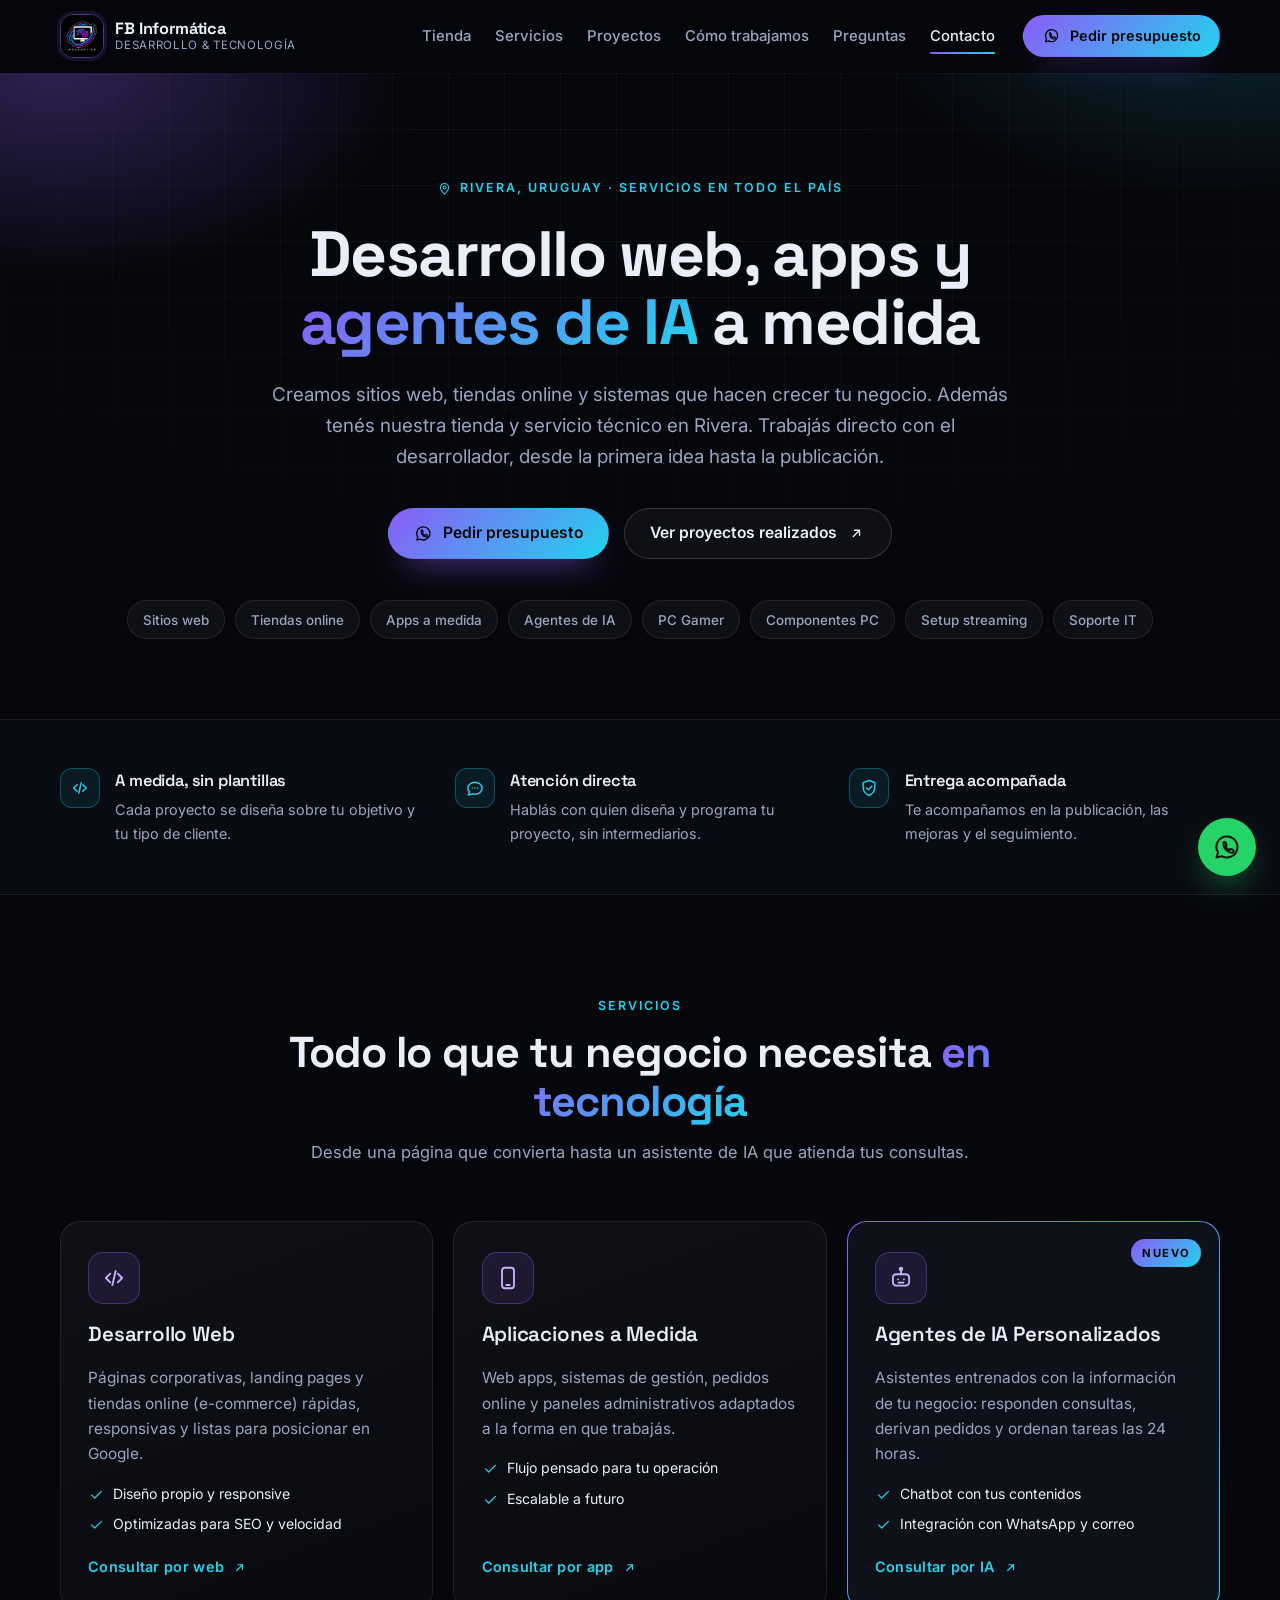
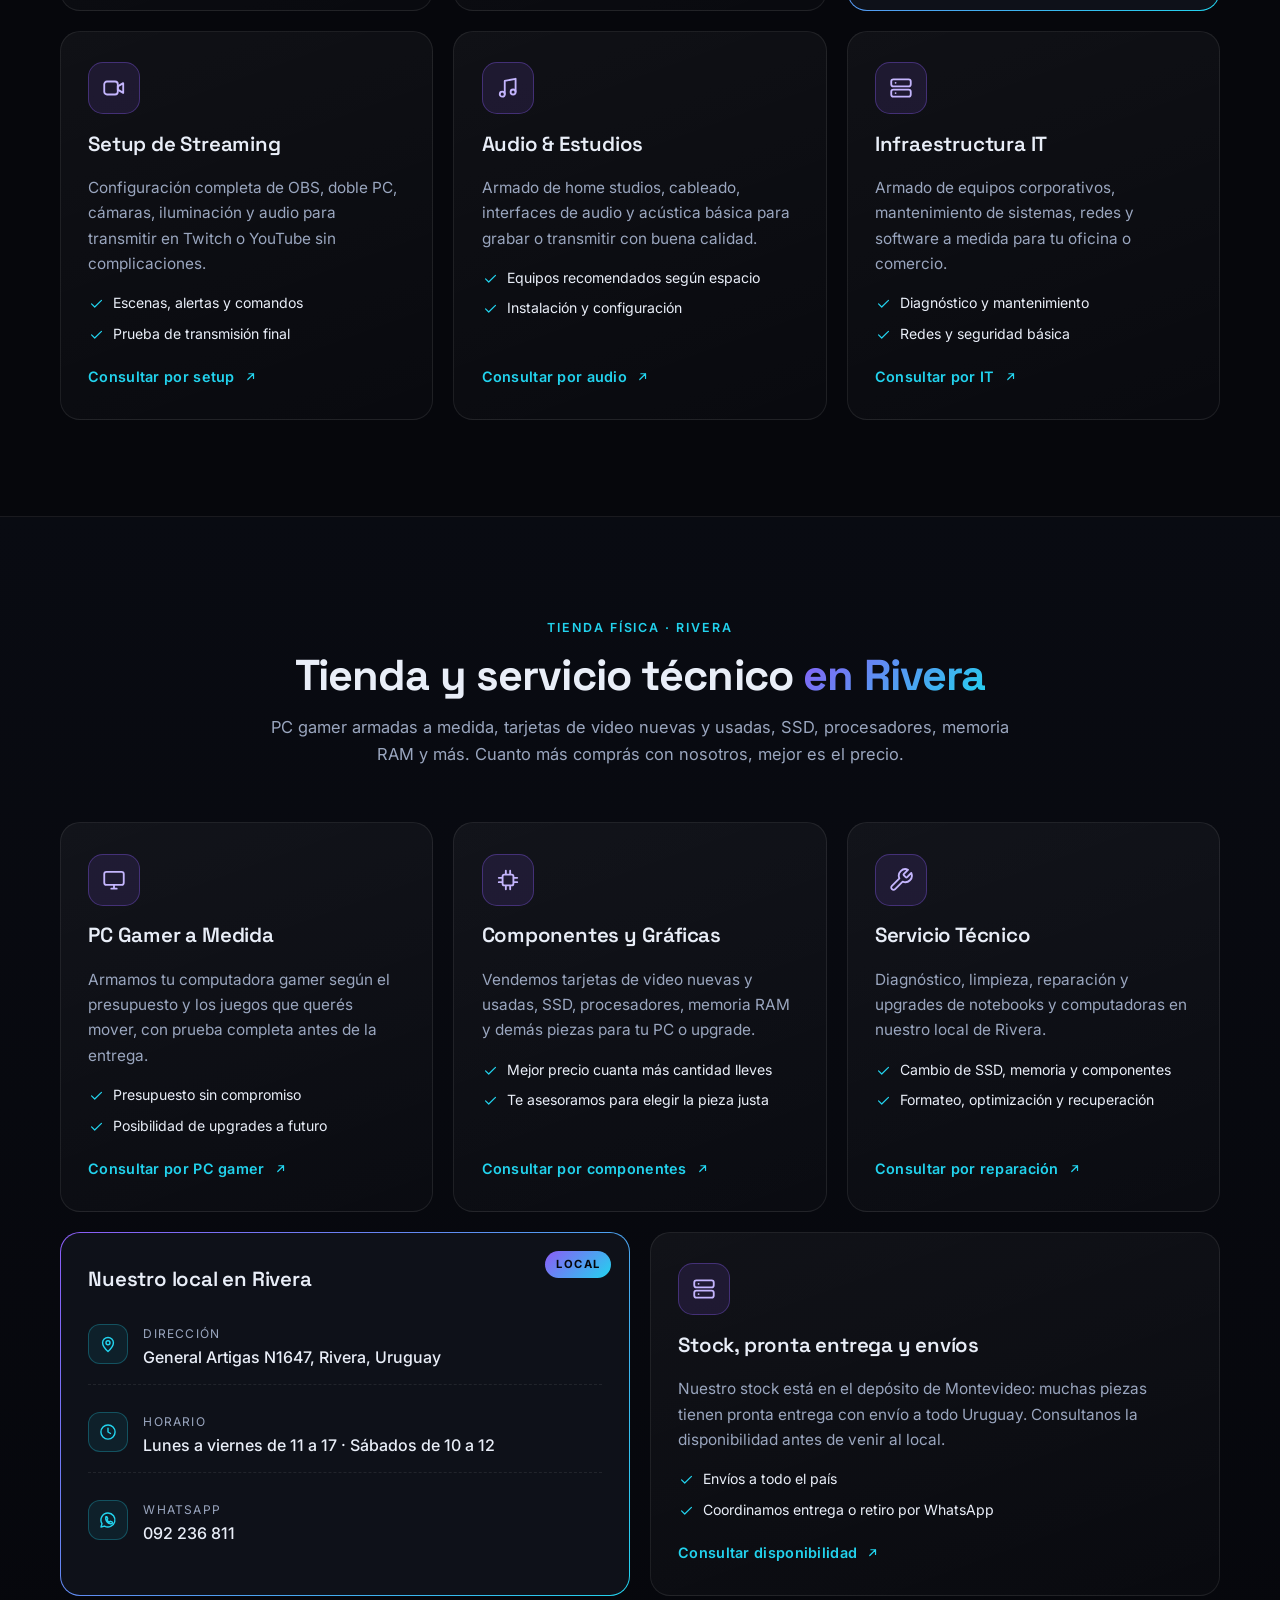
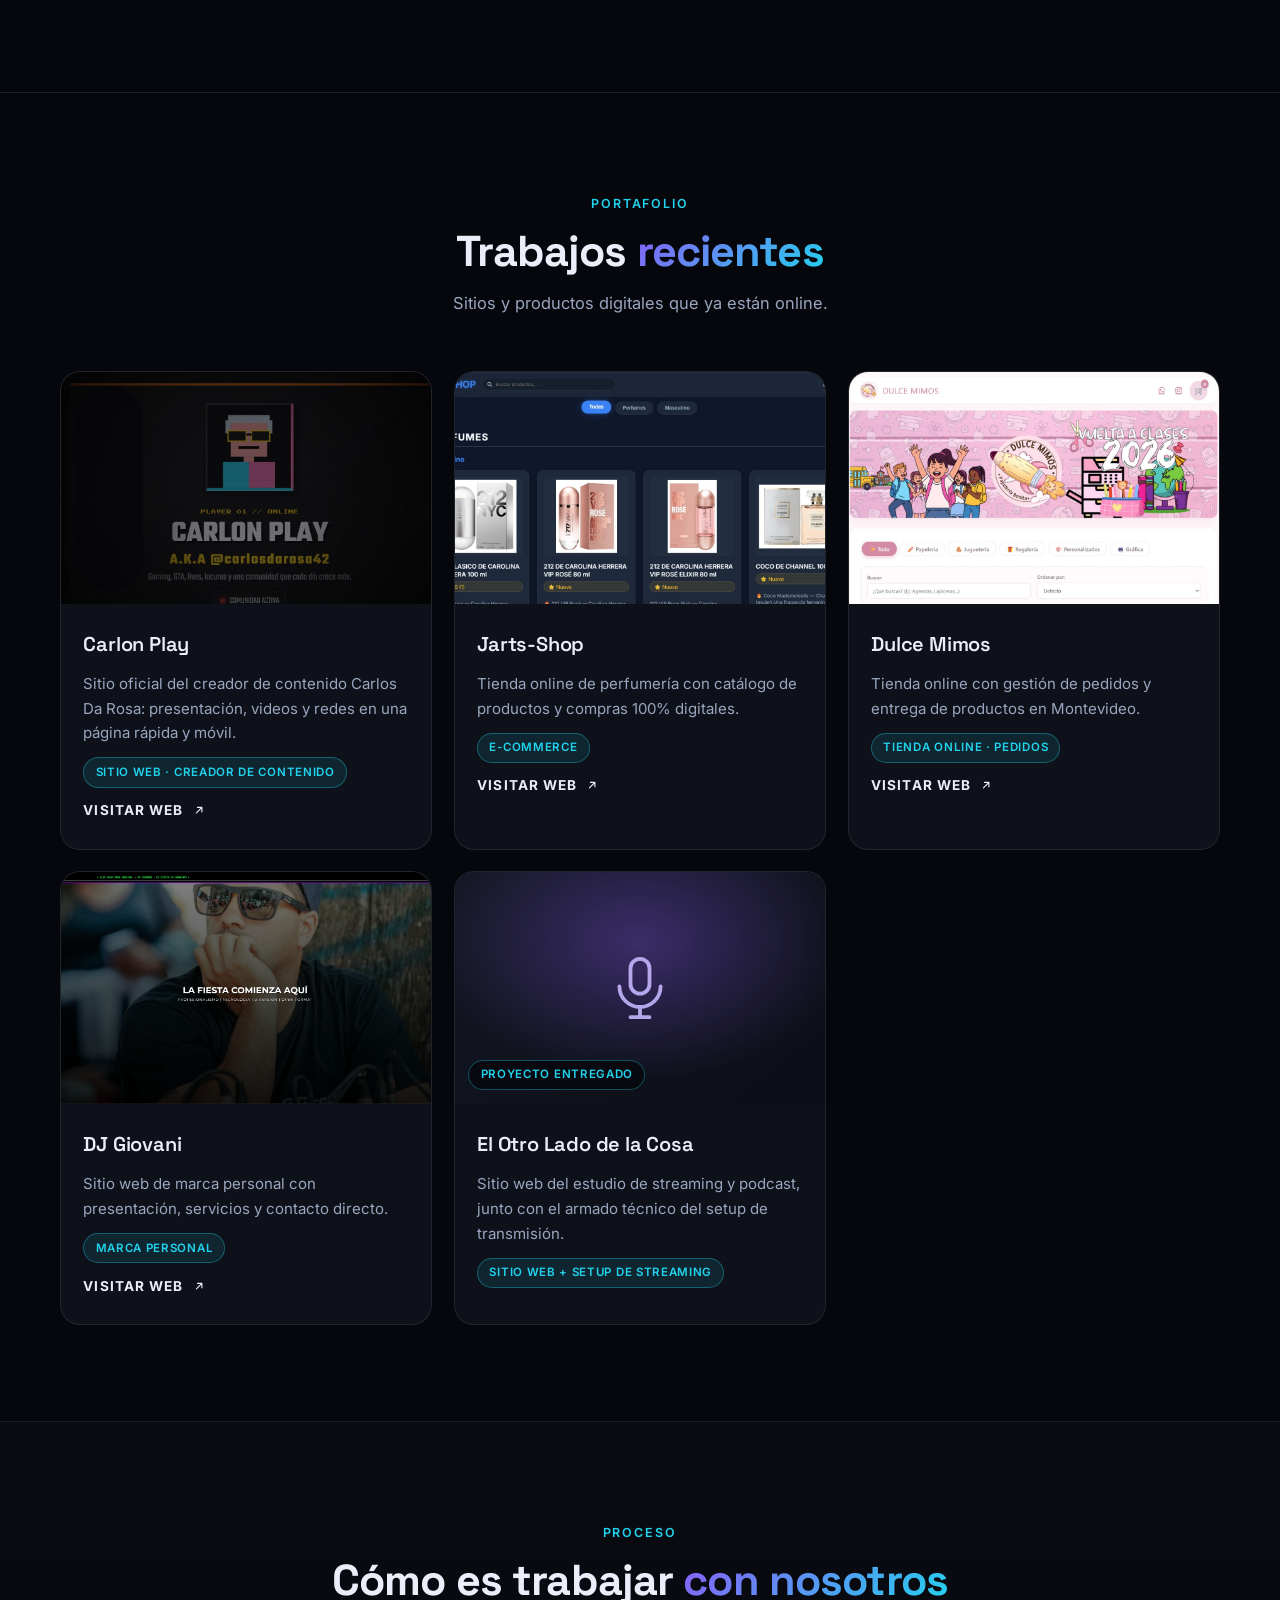
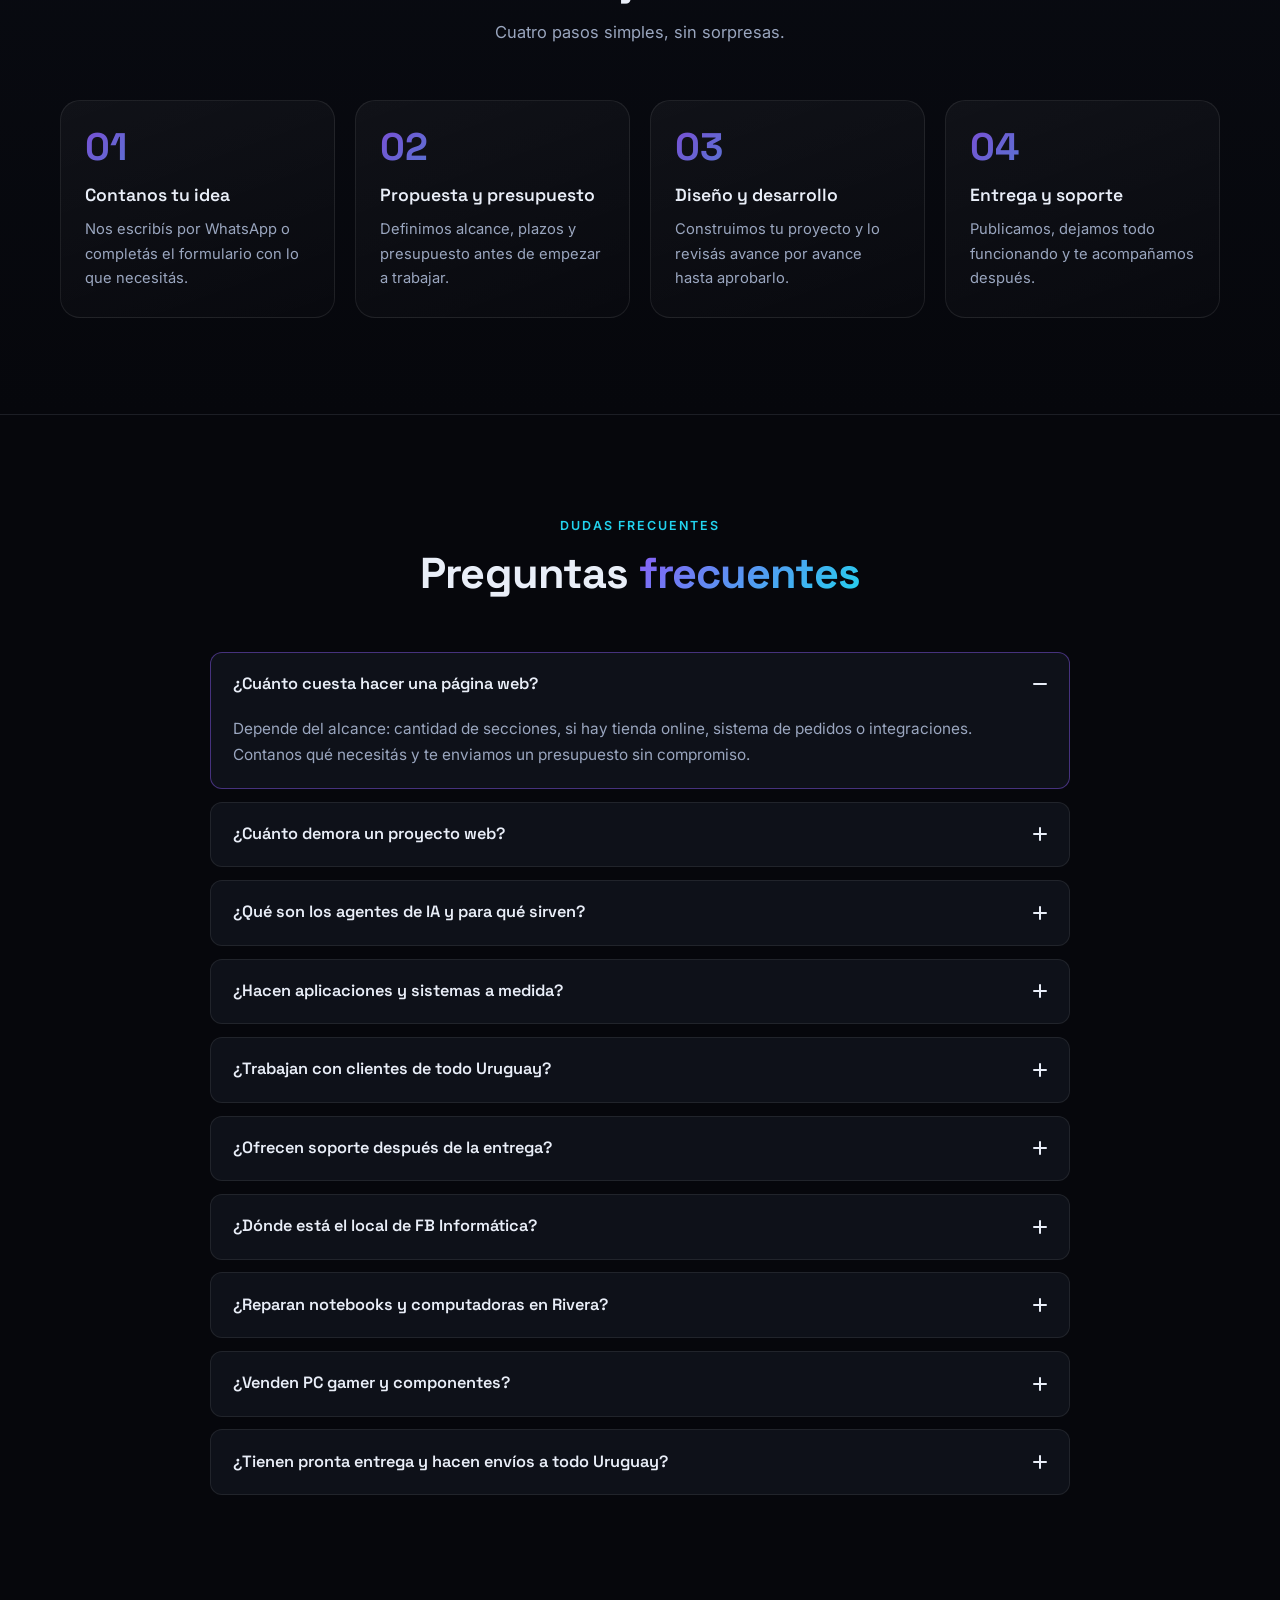
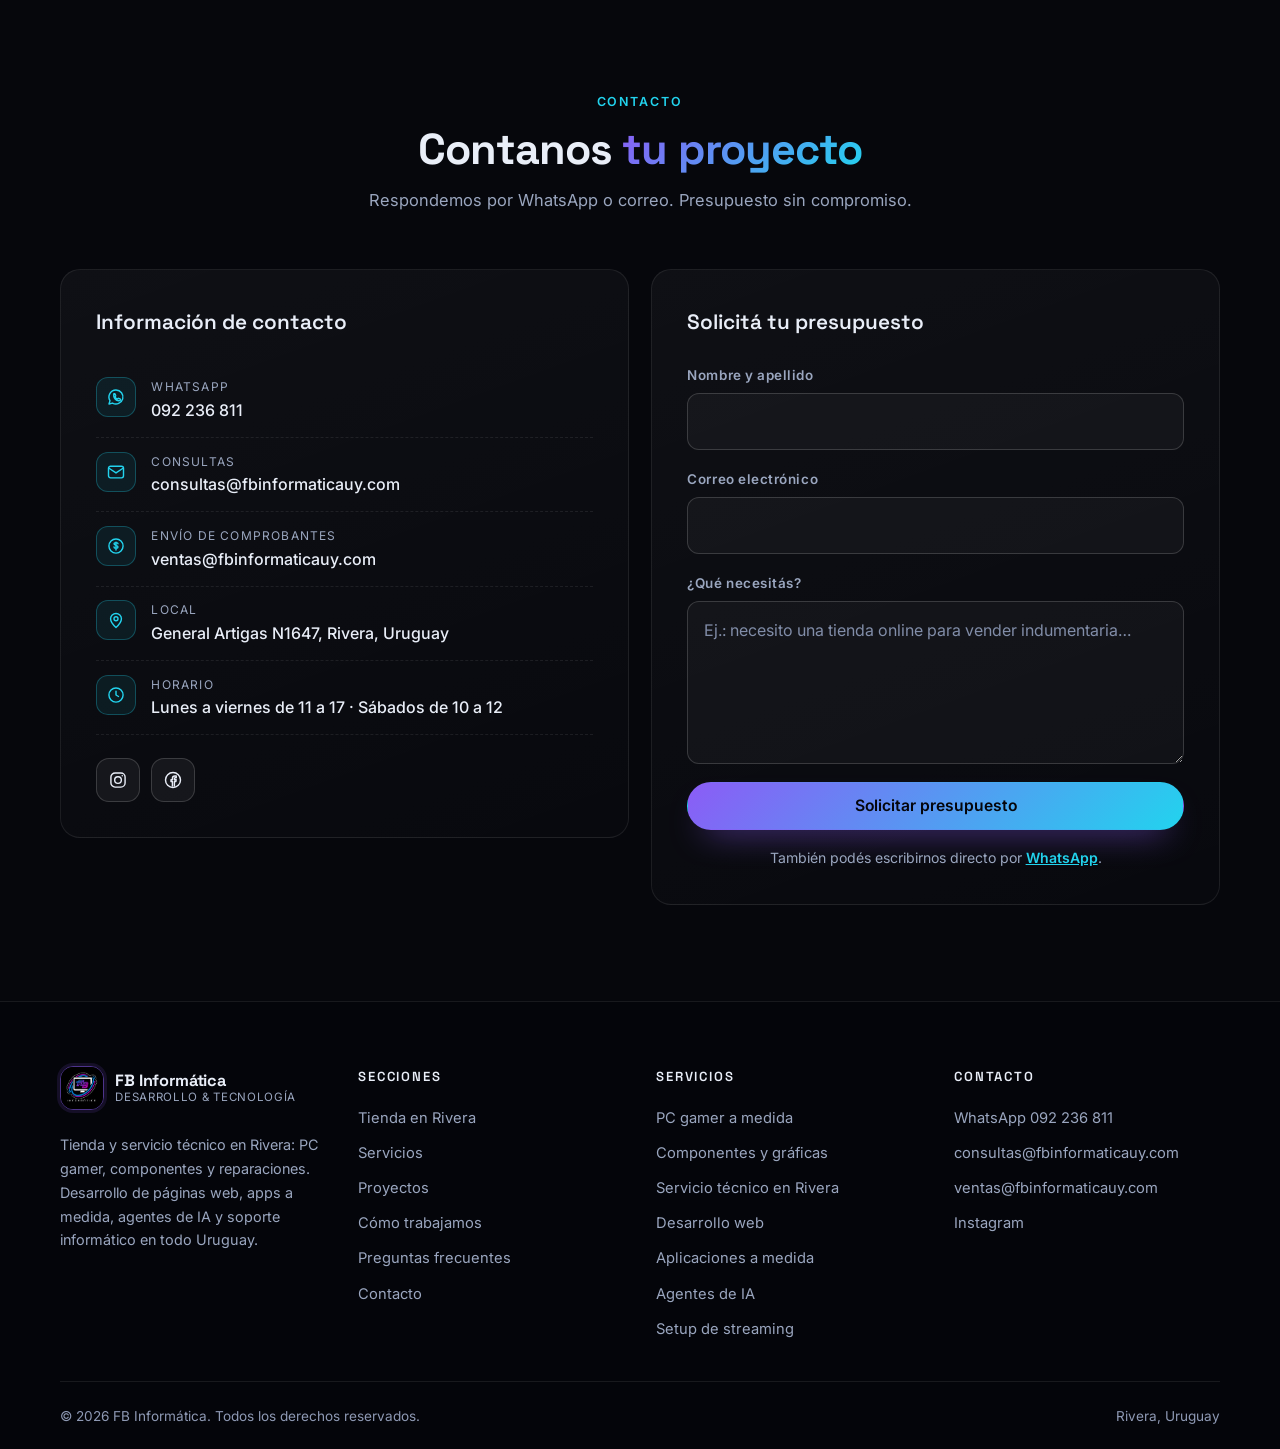
<file: index.html>
<!DOCTYPE html>
<html lang="es-UY">
<head>
    <meta charset="UTF-8">
    <meta name="viewport" content="width=device-width, initial-scale=1.0">

    <!-- SEO -->
    <title>Desarrollo Web, Apps e IA y Tienda en Rivera | FB Informática</title>
    <meta name="description" content="Tienda y servicio técnico en Rivera: PC gamer, gráficas, SSD, RAM y armados a medida. Además desarrollamos webs, apps y agentes de IA en todo Uruguay.">
    <meta name="author" content="FB Informática">
    <meta name="robots" content="index, follow, max-image-preview:large, max-snippet:-1">
    <meta name="theme-color" content="#06070c">
    <link rel="canonical" href="https://www.fbinformaticauy.com/">

    <!-- Open Graph -->
    <meta property="og:type" content="website">
    <meta property="og:site_name" content="FB Informática">
    <meta property="og:locale" content="es_UY">
    <meta property="og:title" content="Desarrollo Web, Apps e IA y Tienda en Rivera | FB Informática">
    <meta property="og:description" content="PC gamer, componentes y servicio técnico en Rivera, y desarrollo de páginas web, apps a medida y agentes de IA en todo Uruguay.">
    <meta property="og:url" content="https://www.fbinformaticauy.com/">
    <meta property="og:image" content="https://www.fbinformaticauy.com/img/banner.jpg">
    <meta property="og:image:width" content="1600">
    <meta property="og:image:height" content="819">

    <!-- Twitter -->
    <meta name="twitter:card" content="summary_large_image">
    <meta name="twitter:title" content="Desarrollo Web, Apps e IA y Tienda en Rivera | FB Informática">
    <meta name="twitter:description" content="Tienda y servicio técnico en Rivera: PC gamer y componentes. Desarrollo de webs, apps y agentes de IA en todo Uruguay.">
    <meta name="twitter:image" content="https://www.fbinformaticauy.com/img/banner.jpg">

    <!-- Iconos -->
    <link rel="icon" href="favicon.svg" type="image/svg+xml">
    <link rel="alternate icon" href="img/favicon.jpg" type="image/jpeg">
    <link rel="apple-touch-icon" href="img/logo.jpg">

    <!-- Tipografía: 2 familias máximo (Space Grotesk + Inter) -->
    <link rel="preconnect" href="https://fonts.googleapis.com">
    <link rel="preconnect" href="https://fonts.gstatic.com" crossorigin>
    <link rel="stylesheet" href="https://fonts.googleapis.com/css2?family=Space+Grotesk:wght@500;600;700&family=Inter:wght@400;500;600;700&display=swap">

    <link rel="stylesheet" href="css/styles.css">

    <script>
        document.documentElement.classList.add('js');
        // Red de seguridad: si main.js no carga, mostramos el contenido igual.
        window.addEventListener('load', function () {
            setTimeout(function () {
                if (!window.__fbReady) {
                    document.querySelectorAll('.reveal').forEach(function (el) { el.classList.add('is-visible'); });
                }
            }, 1500);
        });
    </script>

    <script type="application/ld+json">
    {
        "@context": "https://schema.org",
        "@type": "Organization",
        "@id": "https://www.fbinformaticauy.com/#organizacion",
        "name": "FB Informática",
        "url": "https://www.fbinformaticauy.com/",
        "logo": "https://www.fbinformaticauy.com/img/logo.jpg",
        "description": "FB Informática: tienda y servicio técnico de informática en Rivera (PC gamer, componentes y reparaciones) y desarrollo de páginas web, tiendas online, aplicaciones a medida y agentes de IA en todo Uruguay.",
        "email": "consultas@fbinformaticauy.com",
        "telephone": "+59892236811",
        "areaServed": { "@type": "Country", "name": "Uruguay" },
        "sameAs": [
            "https://instagram.com/fbinformaticauy",
            "https://facebook.com/fbinformatica2020"
        ],
        "contactPoint": [
            {
                "@type": "ContactPoint",
                "contactType": "ventas y presupuestos",
                "email": "consultas@fbinformaticauy.com",
                "telephone": "+59892236811",
                "availableLanguage": ["Spanish"]
            }
        ]
    }
    </script>

    <script type="application/ld+json">
    {
        "@context": "https://schema.org",
        "@type": "WebSite",
        "@id": "https://www.fbinformaticauy.com/#sitio",
        "url": "https://www.fbinformaticauy.com/",
        "name": "FB Informática",
        "inLanguage": "es-UY",
        "publisher": { "@id": "https://www.fbinformaticauy.com/#organizacion" }
    }
    </script>

    <script type="application/ld+json">
    {
        "@context": "https://schema.org",
        "@type": "LocalBusiness",
        "@id": "https://www.fbinformaticauy.com/#negocio-local",
        "name": "FB Informática",
        "image": "https://www.fbinformaticauy.com/img/logo.jpg",
        "url": "https://www.fbinformaticauy.com/",
        "telephone": "+59892236811",
        "email": "consultas@fbinformaticauy.com",
        "description": "Tienda y servicio técnico de informática en Rivera, Uruguay: PC gamer armadas a medida, tarjetas de video nuevas y usadas, SSD, procesadores, memoria RAM, reparación de notebooks y computadoras. Desarrollo de páginas web, apps y agentes de IA.",
        "address": {
            "@type": "PostalAddress",
            "streetAddress": "General Artigas N1647",
            "addressLocality": "Rivera",
            "addressRegion": "Rivera",
            "postalCode": "40000",
            "addressCountry": "UY"
        },
        "openingHoursSpecification": [
            {
                "@type": "OpeningHoursSpecification",
                "dayOfWeek": ["Monday", "Tuesday", "Wednesday", "Thursday", "Friday"],
                "opens": "11:00",
                "closes": "17:00"
            },
            {
                "@type": "OpeningHoursSpecification",
                "dayOfWeek": "Saturday",
                "opens": "10:00",
                "closes": "12:00"
            }
        ],
        "areaServed": { "@type": "Country", "name": "Uruguay" },
        "parentOrganization": { "@id": "https://www.fbinformaticauy.com/#organizacion" }
    }
    </script>

    <script type="application/ld+json">
    {
        "@context": "https://schema.org",
        "@type": "FAQPage",
        "mainEntity": [
            {
                "@type": "Question",
                "name": "¿Cuánto cuesta hacer una página web?",
                "acceptedAnswer": {
                    "@type": "Answer",
                    "text": "El costo depende del alcance del proyecto: cantidad de secciones, si hay tienda online, sistema de pedidos o integraciones. Contanos qué necesitás y te enviamos un presupuesto sin compromiso."
                }
            },
            {
                "@type": "Question",
                "name": "¿Cuánto demora un proyecto web?",
                "acceptedAnswer": {
                    "@type": "Answer",
                    "text": "Depende de la complejidad y de los contenidos disponibles. Al definir la propuesta acordamos un plazo de entrega y lo cumplimos, con avances durante todo el desarrollo."
                }
            },
            {
                "@type": "Question",
                "name": "¿Qué son los agentes de IA y para qué sirven?",
                "acceptedAnswer": {
                    "@type": "Answer",
                    "text": "Son asistentes entrenados con la información de tu negocio. Sirven para responder consultas de clientes, derivar pedidos, ordenar tareas y conectar con tu WhatsApp o correo, trabajando las 24 horas."
                }
            },
            {
                "@type": "Question",
                "name": "¿Hacen aplicaciones y sistemas a medida?",
                "acceptedAnswer": {
                    "@type": "Answer",
                    "text": "Sí. Desarrollamos web apps, sistemas de gestión, pedidos online, paneles administrativos y software adaptado a la operación de tu negocio."
                }
            },
            {
                "@type": "Question",
                "name": "¿Trabajan con clientes de todo Uruguay?",
                "acceptedAnswer": {
                    "@type": "Answer",
                    "text": "Sí. Trabajamos de forma remota con clientes de todo el país, con seguimiento por WhatsApp y correo durante todo el proyecto."
                }
            },
            {
                "@type": "Question",
                "name": "¿Ofrecen soporte después de la entrega?",
                "acceptedAnswer": {
                    "@type": "Answer",
                    "text": "Sí. Después de la entrega ayudamos con la publicación, las correcciones y el mantenimiento del sitio o sistema."
                }
            },
            {
                "@type": "Question",
                "name": "¿Dónde está el local de FB Informática?",
                "acceptedAnswer": {
                    "@type": "Answer",
                    "text": "Nuestro local está en General Artigas N1647, Rivera, Uruguay. Atendemos de lunes a viernes de 11 a 17 y los sábados de 10 a 12. También trabajamos de forma remota con clientes de todo el país."
                }
            },
            {
                "@type": "Question",
                "name": "¿Reparan notebooks y computadoras en Rivera?",
                "acceptedAnswer": {
                    "@type": "Answer",
                    "text": "Sí. Hacemos diagnóstico, limpieza, reparación, formateo y upgrades de componentes (SSD, memoria RAM, tarjetas de video) en nuestro local de Rivera."
                }
            },
            {
                "@type": "Question",
                "name": "¿Venden PC gamer y componentes?",
                "acceptedAnswer": {
                    "@type": "Answer",
                    "text": "Sí. Armamos PC gamer a medida y vendemos tarjetas de video nuevas y usadas, SSD, procesadores, memoria RAM y demás componentes. Cuanto más comprás con nosotros, mejor es el precio."
                }
            },
            {
                "@type": "Question",
                "name": "¿Tienen pronta entrega y hacen envíos a todo Uruguay?",
                "acceptedAnswer": {
                    "@type": "Answer",
                    "text": "Nuestro stock está en nuestro depósito en Montevideo y muchas piezas tienen pronta entrega con envío a todo el país. Consultanos por WhatsApp la disponibilidad de lo que necesitás."
                }
            }
        ]
    }
    </script>
</head>
<body>

    <a class="skip-link" href="#contenido">Saltar al contenido principal</a>

    <!-- Sprite de iconos (SVG inline, sin dependencias externas) -->
    <svg xmlns="http://www.w3.org/2000/svg" style="display:none" aria-hidden="true" focusable="false">
        <symbol id="i-menu" viewBox="0 0 24 24"><path d="M4 7h16M4 12h16M4 17h16"/></symbol>
        <symbol id="i-close" viewBox="0 0 24 24"><path d="M6 6l12 12M18 6L6 18"/></symbol>
        <symbol id="i-arrow" viewBox="0 0 24 24"><path d="M8 16L16 8M9.5 8H16v6.5"/></symbol>
        <symbol id="i-chevron-up" viewBox="0 0 24 24"><path d="M6 14.5l6-6 6 6"/></symbol>
        <symbol id="i-check" viewBox="0 0 24 24"><path d="M5 12.5l4.5 4.5L19 7.5"/></symbol>
        <symbol id="i-code" viewBox="0 0 24 24"><path d="M8.5 8L4.5 12l4 4M15.5 8l4 4-4 4M13.5 5.5l-3 13"/></symbol>
        <symbol id="i-app" viewBox="0 0 24 24"><rect x="6.5" y="2.5" width="11" height="19" rx="2.5"/><path d="M10.5 18.5h3"/></symbol>
        <symbol id="i-bot" viewBox="0 0 24 24"><rect x="4.5" y="8.5" width="15" height="10.5" rx="3"/><path d="M12 8.5V5"/><circle cx="12" cy="3.6" r="1.2"/><path d="M9.3 13.2h.01M14.7 13.2h.01M9.8 16.3h4.4"/></symbol>
        <symbol id="i-video" viewBox="0 0 24 24"><rect x="3" y="6" width="12.5" height="12" rx="2.5"/><path d="M15.5 10.5l5-3v9l-5-3z"/></symbol>
        <symbol id="i-music" viewBox="0 0 24 24"><path d="M9 17.5V5.5l10-2v12"/><circle cx="6.7" cy="17.7" r="2.3"/><circle cx="16.7" cy="15.7" r="2.3"/></symbol>
        <symbol id="i-server" viewBox="0 0 24 24"><rect x="3" y="4" width="18" height="6.5" rx="2"/><rect x="3" y="13.5" width="18" height="6.5" rx="2"/><path d="M7 7.2h.01M7 16.7h.01"/></symbol>
        <symbol id="i-mail" viewBox="0 0 24 24"><rect x="3" y="5" width="18" height="14" rx="2.5"/><path d="M3.6 7.5l8.4 5.6 8.4-5.6"/></symbol>
        <symbol id="i-money" viewBox="0 0 24 24"><circle cx="12" cy="12" r="8.5"/><path d="M12 7.3v9.4M14.4 9.4c0-1-1.1-1.5-2.4-1.5s-2.4.6-2.4 1.5 1 1.5 2.4 1.9 2.4.9 2.4 1.9-1.1 1.5-2.4 1.5-2.4-.5-2.4-1.5"/></symbol>
        <symbol id="i-pin" viewBox="0 0 24 24"><path d="M12 21s6.5-5.7 6.5-10.4A6.5 6.5 0 0 0 5.5 10.6C5.5 15.3 12 21 12 21z"/><circle cx="12" cy="10.4" r="2.4"/></symbol>
        <symbol id="i-whatsapp" viewBox="0 0 24 24"><path d="M12 3.6a8.4 8.4 0 0 0-7.2 12.8L3.6 20.4l4.2-1.1A8.4 8.4 0 1 0 12 3.6z"/><path d="M9.1 8.4c.2-.4.4-.4.7-.4h.5c.2 0 .4 0 .6.5l.7 1.7c.1.3 0 .5-.1.7l-.4.5c-.2.2-.2.4-.1.6.5 1 1.3 1.8 2.3 2.3.2.1.4.1.6-.1l.5-.5c.2-.2.4-.2.7-.1l1.7.7c.4.2.5.4.5.6v.5c0 .3 0 .6-.4.8-.5.3-1.1.4-1.8.3-2.7-.5-5.3-3-5.8-5.7-.1-.7 0-1.3.3-1.8z"/></symbol>
        <symbol id="i-instagram" viewBox="0 0 24 24"><rect x="3.5" y="3.5" width="17" height="17" rx="5"/><circle cx="12" cy="12" r="4"/><circle cx="17.1" cy="6.9" r=".9" fill="currentColor" stroke="none"/></symbol>
        <symbol id="i-facebook" viewBox="0 0 24 24"><circle cx="12" cy="12" r="9"/><path d="M13.7 19.2v-5.4h1.8l.3-2.2h-2.1v-1.4c0-.6.2-1 1-1h1.2V7.2c-.2 0-.9-.1-1.7-.1-1.7 0-2.9 1-2.9 2.9v1.6H9.6v2.2h1.7v5.4"/></symbol>
        <symbol id="i-mic" viewBox="0 0 24 24"><rect x="9" y="2.8" width="6" height="11" rx="3"/><path d="M5.5 11.5a6.5 6.5 0 0 0 13 0M12 18v3.2M9 21.2h6"/></symbol>
        <symbol id="i-spark" viewBox="0 0 24 24"><path d="M11 4l1.4 3.6L16 9l-3.6 1.4L11 14l-1.4-3.6L6 9l3.6-1.4z"/><path d="M17.5 14l.8 2 2 .8-2 .8-.8 2-.8-2-2-.8 2-.8z"/></symbol>
        <symbol id="i-shield" viewBox="0 0 24 24"><path d="M12 3l7 2.6v5.6c0 4.3-3 8-7 9.8-4-1.8-7-5.5-7-9.8V5.6z"/><path d="M9 12l2.2 2.2L15.5 10"/></symbol>
        <symbol id="i-chat" viewBox="0 0 24 24"><path d="M20.5 12.2c0 4-3.8 7.2-8.5 7.2-1 0-2-.15-2.9-.42L4 20.5l1.4-3.6A6.9 6.9 0 0 1 3.5 12.2C3.5 8.2 7.3 5 12 5s8.5 3.2 8.5 7.2z"/><path d="M8.8 12h.01M12 12h.01M15.2 12h.01"/></symbol>
        <symbol id="i-rocket" viewBox="0 0 24 24"><path d="M13.5 4.5c3-1.3 6 1.7 4.7 4.7l-6.4 9.3-7.5-7.5z"/><path d="M8.5 15.5L5 19M13 11.5a1.8 1.8 0 1 0 0-3.6 1.8 1.8 0 0 0 0 3.6z"/></symbol>
        <symbol id="i-pc" viewBox="0 0 24 24"><rect x="3" y="4.5" width="18" height="12" rx="2"/><path d="M9.5 20h5M12 16.5V20"/></symbol>
        <symbol id="i-chip" viewBox="0 0 24 24"><rect x="7" y="7" width="10" height="10" rx="1.5"/><path d="M10 3.5v3M14 3.5v3M10 17.5v3M14 17.5v3M3.5 10h3M3.5 14h3M17.5 10h3M17.5 14h3"/></symbol>
        <symbol id="i-wrench" viewBox="0 0 24 24"><path d="M14.7 6.3a1 1 0 0 0 0 1.4l1.6 1.6a1 1 0 0 0 1.4 0l3.77-3.77a6 6 0 0 1-7.94 7.94l-6.91 6.91a2.12 2.12 0 0 1-3-3l6.91-6.91a6 6 0 0 1 7.94-7.94l-3.76 3.76z"/></symbol>
        <symbol id="i-clock" viewBox="0 0 24 24"><circle cx="12" cy="12" r="8.5"/><path d="M12 7.5V12l3 1.8"/></symbol>
    </svg>

    <!-- ============ NAVEGACIÓN ============ -->
    <header class="nav" id="nav">
        <div class="nav-inner">
            <a class="brand" href="#inicio">
                <img src="img/logo.jpg" alt="" width="474" height="508">
                <span class="brand-text">
                    <strong>FB Informática</strong>
                    <small>Desarrollo &amp; Tecnología</small>
                </span>
            </a>

            <button class="nav-toggle" id="nav-toggle" type="button" aria-expanded="false" aria-controls="nav-menu">
                <svg class="icon icon-open" aria-hidden="true"><use href="#i-menu"/></svg>
                <svg class="icon icon-close" aria-hidden="true"><use href="#i-close"/></svg>
                <span class="sr-only">Abrir menú de navegación</span>
            </button>

            <nav class="nav-menu" id="nav-menu" aria-label="Menú principal">
                <ul>
                    <li><a href="#tienda">Tienda</a></li>
                    <li><a href="#servicios">Servicios</a></li>
                    <li><a href="#proyectos">Proyectos</a></li>
                    <li><a href="#proceso">Cómo trabajamos</a></li>
                    <li><a href="#preguntas">Preguntas</a></li>
                    <li><a href="#contacto">Contacto</a></li>
                </ul>
                <a class="btn btn-primary btn-sm nav-cta" href="https://wa.me/59892236811?text=Hola%2C%20vengo%20de%20la%20web%20y%20quiero%20pedir%20un%20presupuesto." target="_blank" rel="noopener noreferrer">
                    <svg class="icon" aria-hidden="true"><use href="#i-whatsapp"/></svg>
                    Pedir presupuesto
                </a>
            </nav>
        </div>
    </header>

    <main id="contenido">

        <!-- ============ HERO ============ -->
        <section class="hero" id="inicio">
            <div class="container hero-inner">
                <p class="eyebrow reveal"><svg class="icon" aria-hidden="true"><use href="#i-pin"/></svg> Rivera, Uruguay · Servicios en todo el país</p>
                <h1 class="reveal">Desarrollo web, apps y <span class="grad">agentes de IA</span> a medida</h1>
                <p class="lead reveal">Creamos sitios web, tiendas online y sistemas que hacen crecer tu negocio.
                    Además tenés nuestra tienda y servicio técnico en Rivera. Trabajás directo con el desarrollador, desde la primera idea hasta la publicación.</p>

                <div class="hero-actions reveal">
                    <a class="btn btn-primary" href="https://wa.me/59892236811?text=Hola%2C%20vengo%20de%20la%20web%20y%20quiero%20pedir%20un%20presupuesto." target="_blank" rel="noopener noreferrer">
                        <svg class="icon" aria-hidden="true"><use href="#i-whatsapp"/></svg>
                        Pedir presupuesto
                    </a>
                    <a class="btn btn-ghost" href="#proyectos">
                        Ver proyectos realizados
                        <svg class="icon" aria-hidden="true"><use href="#i-arrow"/></svg>
                    </a>
                </div>

                <ul class="pills reveal" aria-label="Servicios principales">
                    <li>Sitios web</li>
                    <li>Tiendas online</li>
                    <li>Apps a medida</li>
                    <li>Agentes de IA</li>
                    <li>PC Gamer</li>
                    <li>Componentes PC</li>
                    <li>Setup streaming</li>
                    <li>Soporte IT</li>
                </ul>
            </div>
        </section>

        <!-- ============ BENEFICIOS ============ -->
        <section class="strip" aria-label="Por qué elegirnos">
            <div class="container strip-grid">
                <div class="strip-item reveal">
                    <svg class="icon" aria-hidden="true"><use href="#i-code"/></svg>
                    <div>
                        <h2>A medida, sin plantillas</h2>
                        <p>Cada proyecto se diseña sobre tu objetivo y tu tipo de cliente.</p>
                    </div>
                </div>
                <div class="strip-item reveal">
                    <svg class="icon" aria-hidden="true"><use href="#i-chat"/></svg>
                    <div>
                        <h2>Atención directa</h2>
                        <p>Hablás con quien diseña y programa tu proyecto, sin intermediarios.</p>
                    </div>
                </div>
                <div class="strip-item reveal">
                    <svg class="icon" aria-hidden="true"><use href="#i-shield"/></svg>
                    <div>
                        <h2>Entrega acompañada</h2>
                        <p>Te acompañamos en la publicación, las mejoras y el seguimiento.</p>
                    </div>
                </div>
            </div>
        </section>

        <!-- ============ SERVICIOS ============ -->
        <section class="section" id="servicios">
            <div class="container">
                <header class="section-head reveal">
                    <p class="eyebrow">Servicios</p>
                    <h2>Todo lo que tu negocio necesita <span class="grad">en tecnología</span></h2>
                    <p class="section-sub">Desde una página que convierta hasta un asistente de IA que atienda tus consultas.</p>
                </header>

                <div class="cards">
                    <article class="card reveal">
                        <span class="card-icon"><svg class="icon" aria-hidden="true"><use href="#i-code"/></svg></span>
                        <h3>Desarrollo Web</h3>
                        <p>Páginas corporativas, landing pages y tiendas online (e-commerce) rápidas, responsivas y listas para posicionar en Google.</p>
                        <ul class="tick">
                            <li><svg class="icon" aria-hidden="true"><use href="#i-check"/></svg> Diseño propio y responsive</li>
                            <li><svg class="icon" aria-hidden="true"><use href="#i-check"/></svg> Optimizadas para SEO y velocidad</li>
                        </ul>
                        <a class="card-cta" href="https://wa.me/59892236811?text=Hola%2C%20vengo%20de%20la%20web.%20Me%20interesa%20el%20servicio%20de%20Desarrollo%20Web." target="_blank" rel="noopener noreferrer">
                            Consultar por web <svg class="icon" aria-hidden="true"><use href="#i-arrow"/></svg>
                        </a>
                    </article>

                    <article class="card reveal">
                        <span class="card-icon"><svg class="icon" aria-hidden="true"><use href="#i-app"/></svg></span>
                        <h3>Aplicaciones a Medida</h3>
                        <p>Web apps, sistemas de gestión, pedidos online y paneles administrativos adaptados a la forma en que trabajás.</p>
                        <ul class="tick">
                            <li><svg class="icon" aria-hidden="true"><use href="#i-check"/></svg> Flujo pensado para tu operación</li>
                            <li><svg class="icon" aria-hidden="true"><use href="#i-check"/></svg> Escalable a futuro</li>
                        </ul>
                        <a class="card-cta" href="https://wa.me/59892236811?text=Hola%2C%20vengo%20de%20la%20web.%20Me%20interesa%20desarrollar%20una%20aplicaci%C3%B3n%20a%20medida." target="_blank" rel="noopener noreferrer">
                            Consultar por app <svg class="icon" aria-hidden="true"><use href="#i-arrow"/></svg>
                        </a>
                    </article>

                    <article class="card card-featured reveal">
                        <span class="card-badge">Nuevo</span>
                        <span class="card-icon"><svg class="icon" aria-hidden="true"><use href="#i-bot"/></svg></span>
                        <h3>Agentes de IA Personalizados</h3>
                        <p>Asistentes entrenados con la información de tu negocio: responden consultas, derivan pedidos y ordenan tareas las 24 horas.</p>
                        <ul class="tick">
                            <li><svg class="icon" aria-hidden="true"><use href="#i-check"/></svg> Chatbot con tus contenidos</li>
                            <li><svg class="icon" aria-hidden="true"><use href="#i-check"/></svg> Integración con WhatsApp y correo</li>
                        </ul>
                        <a class="card-cta" href="https://wa.me/59892236811?text=Hola%2C%20vengo%20de%20la%20web.%20Me%20interesa%20un%20agente%20de%20IA%20personalizado%20para%20mi%20negocio." target="_blank" rel="noopener noreferrer">
                            Consultar por IA <svg class="icon" aria-hidden="true"><use href="#i-arrow"/></svg>
                        </a>
                    </article>

                    <article class="card reveal">
                        <span class="card-icon"><svg class="icon" aria-hidden="true"><use href="#i-video"/></svg></span>
                        <h3>Setup de Streaming</h3>
                        <p>Configuración completa de OBS, doble PC, cámaras, iluminación y audio para transmitir en Twitch o YouTube sin complicaciones.</p>
                        <ul class="tick">
                            <li><svg class="icon" aria-hidden="true"><use href="#i-check"/></svg> Escenas, alertas y comandos</li>
                            <li><svg class="icon" aria-hidden="true"><use href="#i-check"/></svg> Prueba de transmisión final</li>
                        </ul>
                        <a class="card-cta" href="https://wa.me/59892236811?text=Hola%2C%20vengo%20de%20la%20web.%20Me%20interesa%20el%20servicio%20de%20Setup%20para%20Streaming." target="_blank" rel="noopener noreferrer">
                            Consultar por setup <svg class="icon" aria-hidden="true"><use href="#i-arrow"/></svg>
                        </a>
                    </article>

                    <article class="card reveal">
                        <span class="card-icon"><svg class="icon" aria-hidden="true"><use href="#i-music"/></svg></span>
                        <h3>Audio &amp; Estudios</h3>
                        <p>Armado de home studios, cableado, interfaces de audio y acústica básica para grabar o transmitir con buena calidad.</p>
                        <ul class="tick">
                            <li><svg class="icon" aria-hidden="true"><use href="#i-check"/></svg> Equipos recomendados según espacio</li>
                            <li><svg class="icon" aria-hidden="true"><use href="#i-check"/></svg> Instalación y configuración</li>
                        </ul>
                        <a class="card-cta" href="https://wa.me/59892236811?text=Hola%2C%20vengo%20de%20la%20web.%20Me%20gustar%C3%ADa%20asesoramiento%20para%20Audio%20y%20Estudios." target="_blank" rel="noopener noreferrer">
                            Consultar por audio <svg class="icon" aria-hidden="true"><use href="#i-arrow"/></svg>
                        </a>
                    </article>

                    <article class="card reveal">
                        <span class="card-icon"><svg class="icon" aria-hidden="true"><use href="#i-server"/></svg></span>
                        <h3>Infraestructura IT</h3>
                        <p>Armado de equipos corporativos, mantenimiento de sistemas, redes y software a medida para tu oficina o comercio.</p>
                        <ul class="tick">
                            <li><svg class="icon" aria-hidden="true"><use href="#i-check"/></svg> Diagnóstico y mantenimiento</li>
                            <li><svg class="icon" aria-hidden="true"><use href="#i-check"/></svg> Redes y seguridad básica</li>
                        </ul>
                        <a class="card-cta" href="https://wa.me/59892236811?text=Hola%2C%20vengo%20de%20la%20web.%20Necesito%20consultar%20por%20Infraestructura%20IT%20y%20Mantenimiento." target="_blank" rel="noopener noreferrer">
                            Consultar por IT <svg class="icon" aria-hidden="true"><use href="#i-arrow"/></svg>
                        </a>
                    </article>
                </div>
            </div>
        </section>

        <!-- ============ TIENDA RIVERA ============ -->
        <section class="section section-alt" id="tienda">
            <div class="container">
                <header class="section-head reveal">
                    <p class="eyebrow">Tienda física · Rivera</p>
                    <h2>Tienda y servicio técnico <span class="grad">en Rivera</span></h2>
                    <p class="section-sub">PC gamer armadas a medida, tarjetas de video nuevas y usadas, SSD, procesadores, memoria RAM y más.
                        Cuanto más comprás con nosotros, mejor es el precio.</p>
                </header>

                <div class="cards">
                    <article class="card reveal">
                        <span class="card-icon"><svg class="icon" aria-hidden="true"><use href="#i-pc"/></svg></span>
                        <h3>PC Gamer a Medida</h3>
                        <p>Armamos tu computadora gamer según el presupuesto y los juegos que querés mover, con prueba completa antes de la entrega.</p>
                        <ul class="tick">
                            <li><svg class="icon" aria-hidden="true"><use href="#i-check"/></svg> Presupuesto sin compromiso</li>
                            <li><svg class="icon" aria-hidden="true"><use href="#i-check"/></svg> Posibilidad de upgrades a futuro</li>
                        </ul>
                        <a class="card-cta" href="https://wa.me/59892236811?text=Hola%2C%20vengo%20de%20la%20web.%20Me%20interesa%20una%20PC%20gamer%20armada%20a%20medida." target="_blank" rel="noopener noreferrer">
                            Consultar por PC gamer <svg class="icon" aria-hidden="true"><use href="#i-arrow"/></svg>
                        </a>
                    </article>

                    <article class="card reveal">
                        <span class="card-icon"><svg class="icon" aria-hidden="true"><use href="#i-chip"/></svg></span>
                        <h3>Componentes y Gráficas</h3>
                        <p>Vendemos tarjetas de video nuevas y usadas, SSD, procesadores, memoria RAM y demás piezas para tu PC o upgrade.</p>
                        <ul class="tick">
                            <li><svg class="icon" aria-hidden="true"><use href="#i-check"/></svg> Mejor precio cuanta más cantidad lleves</li>
                            <li><svg class="icon" aria-hidden="true"><use href="#i-check"/></svg> Te asesoramos para elegir la pieza justa</li>
                        </ul>
                        <a class="card-cta" href="https://wa.me/59892236811?text=Hola%2C%20vengo%20de%20la%20web.%20Quiero%20consultar%20por%20componentes%20y%20tarjetas%20de%20video." target="_blank" rel="noopener noreferrer">
                            Consultar por componentes <svg class="icon" aria-hidden="true"><use href="#i-arrow"/></svg>
                        </a>
                    </article>

                    <article class="card reveal">
                        <span class="card-icon"><svg class="icon" aria-hidden="true"><use href="#i-wrench"/></svg></span>
                        <h3>Servicio Técnico</h3>
                        <p>Diagnóstico, limpieza, reparación y upgrades de notebooks y computadoras en nuestro local de Rivera.</p>
                        <ul class="tick">
                            <li><svg class="icon" aria-hidden="true"><use href="#i-check"/></svg> Cambio de SSD, memoria y componentes</li>
                            <li><svg class="icon" aria-hidden="true"><use href="#i-check"/></svg> Formateo, optimización y recuperación</li>
                        </ul>
                        <a class="card-cta" href="https://wa.me/59892236811?text=Hola%2C%20vengo%20de%20la%20web.%20Necesito%20reparaci%C3%B3n%20o%20servicio%20t%C3%A9cnico." target="_blank" rel="noopener noreferrer">
                            Consultar por reparación <svg class="icon" aria-hidden="true"><use href="#i-arrow"/></svg>
                        </a>
                    </article>
                </div>

                <div class="cards">
                    <article class="card card-featured reveal">
                        <span class="card-badge">Local</span>
                        <h3>Nuestro local en Rivera</h3>
                        <div class="info-line">
                            <svg class="icon" aria-hidden="true"><use href="#i-pin"/></svg>
                            <div>
                                <span>Dirección</span>
                                <p>General Artigas N1647, Rivera, Uruguay</p>
                            </div>
                        </div>
                        <div class="info-line">
                            <svg class="icon" aria-hidden="true"><use href="#i-clock"/></svg>
                            <div>
                                <span>Horario</span>
                                <p>Lunes a viernes de 11 a 17 · Sábados de 10 a 12</p>
                            </div>
                        </div>
                        <div class="info-line">
                            <svg class="icon" aria-hidden="true"><use href="#i-whatsapp"/></svg>
                            <div>
                                <span>WhatsApp</span>
                                <a href="https://wa.me/59892236811" target="_blank" rel="noopener noreferrer">092 236 811</a>
                            </div>
                        </div>
                    </article>

                    <article class="card reveal">
                        <span class="card-icon"><svg class="icon" aria-hidden="true"><use href="#i-server"/></svg></span>
                        <h3>Stock, pronta entrega y envíos</h3>
                        <p>Nuestro stock está en el depósito de Montevideo: muchas piezas tienen pronta entrega con envío a todo Uruguay.
                            Consultanos la disponibilidad antes de venir al local.</p>
                        <ul class="tick">
                            <li><svg class="icon" aria-hidden="true"><use href="#i-check"/></svg> Envíos a todo el país</li>
                            <li><svg class="icon" aria-hidden="true"><use href="#i-check"/></svg> Coordinamos entrega o retiro por WhatsApp</li>
                        </ul>
                        <a class="card-cta" href="https://wa.me/59892236811?text=Hola%2C%20vengo%20de%20la%20web.%20Quiero%20consultar%20disponibilidad%20y%20env%C3%ADos." target="_blank" rel="noopener noreferrer">
                            Consultar disponibilidad <svg class="icon" aria-hidden="true"><use href="#i-arrow"/></svg>
                        </a>
                    </article>
                </div>
            </div>
        </section>

        <!-- ============ PROYECTOS ============ -->
        <section class="section" id="proyectos">
            <div class="container">
                <header class="section-head reveal">
                    <p class="eyebrow">Portafolio</p>
                    <h2>Trabajos <span class="grad">recientes</span></h2>
                    <p class="section-sub">Sitios y productos digitales que ya están online.</p>
                </header>

                <div class="projects">
                    <article class="project reveal">
                        <a class="project-media" href="https://www.carlonplay.com" target="_blank" rel="noopener noreferrer">
                            <img src="img/web_carlonplay.jpg" alt="Portada del sitio web de Carlon Play, oficial del creador de contenido Carlos Da Rosa" width="1176" height="992" loading="lazy" decoding="async">
                            <span class="tag tag-new">Nuevo</span>
                        </a>
                        <div class="project-body">
                            <h3>Carlon Play</h3>
                            <p>Sitio oficial del creador de contenido Carlos Da Rosa: presentación, videos y redes en una página rápida y móvil.</p>
                            <span class="tag">Sitio web · Creador de contenido</span>
                            <a class="project-link" href="https://www.carlonplay.com" target="_blank" rel="noopener noreferrer">
                                Visitar web <svg class="icon" aria-hidden="true"><use href="#i-arrow"/></svg>
                            </a>
                        </div>
                    </article>

                    <article class="project reveal">
                        <a class="project-media" href="https://www.jartshop.com" target="_blank" rel="noopener noreferrer">
                            <img src="img/web_jartshop.jpg" alt="Portada del e-commerce de perfumería Jarts-Shop" width="1600" height="738" loading="lazy" decoding="async">
                        </a>
                        <div class="project-body">
                            <h3>Jarts-Shop</h3>
                            <p>Tienda online de perfumería con catálogo de productos y compras 100% digitales.</p>
                            <span class="tag">E-commerce</span>
                            <a class="project-link" href="https://www.jartshop.com" target="_blank" rel="noopener noreferrer">
                                Visitar web <svg class="icon" aria-hidden="true"><use href="#i-arrow"/></svg>
                            </a>
                        </div>
                    </article>

                    <article class="project reveal">
                        <a class="project-media" href="https://www.dulcemimos.com" target="_blank" rel="noopener noreferrer">
                            <img src="img/web_dulcemimos.jpg" alt="Portada de la tienda online Dulce Mimos" width="1600" height="736" loading="lazy" decoding="async">
                        </a>
                        <div class="project-body">
                            <h3>Dulce Mimos</h3>
                            <p>Tienda online con gestión de pedidos y entrega de productos en Montevideo.</p>
                            <span class="tag">Tienda online · Pedidos</span>
                            <a class="project-link" href="https://www.dulcemimos.com" target="_blank" rel="noopener noreferrer">
                                Visitar web <svg class="icon" aria-hidden="true"><use href="#i-arrow"/></svg>
                            </a>
                        </div>
                    </article>

                    <article class="project reveal">
                        <a class="project-media" href="https://www.djgiovani.com" target="_blank" rel="noopener noreferrer">
                            <img src="img/web_giovani.jpg" alt="Portada del sitio web oficial del DJ Giovani" width="1600" height="795" loading="lazy" decoding="async">
                        </a>
                        <div class="project-body">
                            <h3>DJ Giovani</h3>
                            <p>Sitio web de marca personal con presentación, servicios y contacto directo.</p>
                            <span class="tag">Marca personal</span>
                            <a class="project-link" href="https://www.djgiovani.com" target="_blank" rel="noopener noreferrer">
                                Visitar web <svg class="icon" aria-hidden="true"><use href="#i-arrow"/></svg>
                            </a>
                        </div>
                    </article>

                    <article class="project reveal">
                        <div class="project-media project-media-icon">
                            <svg class="icon" aria-hidden="true"><use href="#i-mic"/></svg>
                            <span class="tag">Proyecto entregado</span>
                        </div>
                        <div class="project-body">
                            <h3>El Otro Lado de la Cosa</h3>
                            <p>Sitio web del estudio de streaming y podcast, junto con el armado técnico del setup de transmisión.</p>
                            <span class="tag">Sitio web + setup de streaming</span>
                        </div>
                    </article>
                </div>
            </div>
        </section>

        <!-- ============ PROCESO ============ -->
        <section class="section section-alt" id="proceso">
            <div class="container">
                <header class="section-head reveal">
                    <p class="eyebrow">Proceso</p>
                    <h2>Cómo es trabajar <span class="grad">con nosotros</span></h2>
                    <p class="section-sub">Cuatro pasos simples, sin sorpresas.</p>
                </header>

                <ol class="steps">
                    <li class="step reveal">
                        <span class="step-num">01</span>
                        <h3>Contanos tu idea</h3>
                        <p>Nos escribís por WhatsApp o completás el formulario con lo que necesitás.</p>
                    </li>
                    <li class="step reveal">
                        <span class="step-num">02</span>
                        <h3>Propuesta y presupuesto</h3>
                        <p>Definimos alcance, plazos y presupuesto antes de empezar a trabajar.</p>
                    </li>
                    <li class="step reveal">
                        <span class="step-num">03</span>
                        <h3>Diseño y desarrollo</h3>
                        <p>Construimos tu proyecto y lo revisás avance por avance hasta aprobarlo.</p>
                    </li>
                    <li class="step reveal">
                        <span class="step-num">04</span>
                        <h3>Entrega y soporte</h3>
                        <p>Publicamos, dejamos todo funcionando y te acompañamos después.</p>
                    </li>
                </ol>
            </div>
        </section>

        <!-- ============ PREGUNTAS ============ -->
        <section class="section" id="preguntas">
            <div class="container container-narrow">
                <header class="section-head reveal">
                    <p class="eyebrow">Dudas frecuentes</p>
                    <h2>Preguntas <span class="grad">frecuentes</span></h2>
                </header>

                <div class="faq">
                    <details class="faq-item reveal" open>
                        <summary>¿Cuánto cuesta hacer una página web?<span class="faq-icon" aria-hidden="true"></span></summary>
                        <p>Depende del alcance: cantidad de secciones, si hay tienda online, sistema de pedidos o integraciones. Contanos qué necesitás y te enviamos un presupuesto sin compromiso.</p>
                    </details>

                    <details class="faq-item reveal">
                        <summary>¿Cuánto demora un proyecto web?<span class="faq-icon" aria-hidden="true"></span></summary>
                        <p>Depende de la complejidad y de los contenidos disponibles. Al aprobar la propuesta acordamos un plazo de entrega y lo cumplimos, con avances durante todo el desarrollo.</p>
                    </details>

                    <details class="faq-item reveal">
                        <summary>¿Qué son los agentes de IA y para qué sirven?<span class="faq-icon" aria-hidden="true"></span></summary>
                        <p>Son asistentes entrenados con la información de tu negocio. Sirven para responder consultas de clientes, derivar pedidos, ordenar tareas y conectar con tu WhatsApp o correo.</p>
                    </details>

                    <details class="faq-item reveal">
                        <summary>¿Hacen aplicaciones y sistemas a medida?<span class="faq-icon" aria-hidden="true"></span></summary>
                        <p>Sí. Desarrollamos web apps, sistemas de gestión, pedidos online, paneles administrativos y software adaptado a la operación de tu negocio.</p>
                    </details>

                    <details class="faq-item reveal">
                        <summary>¿Trabajan con clientes de todo Uruguay?<span class="faq-icon" aria-hidden="true"></span></summary>
                        <p>Sí. Trabajamos de forma remota con clientes de todo el país, con seguimiento por WhatsApp y correo durante todo el proyecto.</p>
                    </details>

                    <details class="faq-item reveal">
                        <summary>¿Ofrecen soporte después de la entrega?<span class="faq-icon" aria-hidden="true"></span></summary>
                        <p>Sí. Después de la entrega ayudamos con la publicación, las correcciones y el mantenimiento del sitio o sistema.</p>
                    </details>

                    <details class="faq-item reveal">
                        <summary>¿Dónde está el local de FB Informática?<span class="faq-icon" aria-hidden="true"></span></summary>
                        <p>Nuestro local está en General Artigas N1647, Rivera, Uruguay. Atendemos de lunes a viernes de 11 a 17 y los sábados de 10 a 12.
                            También trabajamos de forma remota con clientes de todo el país.</p>
                    </details>

                    <details class="faq-item reveal">
                        <summary>¿Reparan notebooks y computadoras en Rivera?<span class="faq-icon" aria-hidden="true"></span></summary>
                        <p>Sí. Hacemos diagnóstico, limpieza, reparación, formateo y upgrades de componentes (SSD, memoria RAM, tarjetas de video)
                            en nuestro local de Rivera.</p>
                    </details>

                    <details class="faq-item reveal">
                        <summary>¿Venden PC gamer y componentes?<span class="faq-icon" aria-hidden="true"></span></summary>
                        <p>Sí. Armamos PC gamer a medida y vendemos tarjetas de video nuevas y usadas, SSD, procesadores, memoria RAM y demás
                            componentes. Cuanto más comprás con nosotros, mejor es el precio.</p>
                    </details>

                    <details class="faq-item reveal">
                        <summary>¿Tienen pronta entrega y hacen envíos a todo Uruguay?<span class="faq-icon" aria-hidden="true"></span></summary>
                        <p>Nuestro stock está en el depósito de Montevideo y muchas piezas tienen pronta entrega con envío a todo el país.
                            Consultanos por WhatsApp la disponibilidad de lo que necesitás.</p>
                    </details>
                </div>
            </div>
        </section>

        <!-- ============ CONTACTO ============ -->
        <section class="section" id="contacto">
            <div class="container">
                <header class="section-head reveal">
                    <p class="eyebrow">Contacto</p>
                    <h2>Contanos <span class="grad">tu proyecto</span></h2>
                    <p class="section-sub">Respondemos por WhatsApp o correo. Presupuesto sin compromiso.</p>
                </header>

                <div class="contact">
                    <div class="contact-info reveal">
                        <h3>Información de contacto</h3>

                        <div class="info-line">
                            <svg class="icon" aria-hidden="true"><use href="#i-whatsapp"/></svg>
                            <div>
                                <span>WhatsApp</span>
                                <a href="https://wa.me/59892236811" target="_blank" rel="noopener noreferrer">092 236 811</a>
                            </div>
                        </div>

                        <div class="info-line">
                            <svg class="icon" aria-hidden="true"><use href="#i-mail"/></svg>
                            <div>
                                <span>Consultas</span>
                                <a href="mailto:consultas@fbinformaticauy.com">consultas@fbinformaticauy.com</a>
                            </div>
                        </div>

                        <div class="info-line">
                            <svg class="icon" aria-hidden="true"><use href="#i-money"/></svg>
                            <div>
                                <span>Envío de comprobantes</span>
                                <a href="mailto:ventas@fbinformaticauy.com">ventas@fbinformaticauy.com</a>
                            </div>
                        </div>

                        <div class="info-line">
                            <svg class="icon" aria-hidden="true"><use href="#i-pin"/></svg>
                            <div>
                                <span>Local</span>
                                <p>General Artigas N1647, Rivera, Uruguay</p>
                            </div>
                        </div>

                        <div class="info-line">
                            <svg class="icon" aria-hidden="true"><use href="#i-clock"/></svg>
                            <div>
                                <span>Horario</span>
                                <p>Lunes a viernes de 11 a 17 · Sábados de 10 a 12</p>
                            </div>
                        </div>

                        <div class="socials">
                            <a href="https://instagram.com/fbinformaticauy" target="_blank" rel="noopener noreferrer" aria-label="FB Informática en Instagram (se abre en una pestaña nueva)">
                                <svg class="icon" aria-hidden="true"><use href="#i-instagram"/></svg>
                            </a>
                            <a href="https://facebook.com/fbinformatica2020" target="_blank" rel="noopener noreferrer" aria-label="FB Informática en Facebook (se abre en una pestaña nueva)">
                                <svg class="icon" aria-hidden="true"><use href="#i-facebook"/></svg>
                            </a>
                        </div>
                    </div>

                    <div class="contact-form reveal">
                        <h3 id="form-title">Solicitá tu presupuesto</h3>
                        <form action="https://formspree.io/f/xwvnqqqj" method="POST" aria-labelledby="form-title">
                            <input type="hidden" name="_subject" value="Nueva consulta desde la web de FB Informática!">
                            <input type="hidden" name="_next" value="https://www.fbinformaticauy.com/gracias.html">
                            <div class="hp" aria-hidden="true">
                                <label for="apellido">No completar este campo</label>
                                <input type="text" id="apellido" name="apellido" tabindex="-1" autocomplete="off">
                            </div>

                            <div class="field">
                                <label for="nombre">Nombre y apellido</label>
                                <input type="text" id="nombre" name="nombre" autocomplete="name" required>
                            </div>

                            <div class="field">
                                <label for="email">Correo electrónico</label>
                                <input type="email" id="email" name="email" autocomplete="email" required>
                            </div>

                            <div class="field">
                                <label for="mensaje">¿Qué necesitás?</label>
                                <textarea id="mensaje" name="mensaje" rows="5" placeholder="Ej.: necesito una tienda online para vender indumentaria…" required></textarea>
                            </div>

                            <button class="btn btn-primary btn-block" type="submit">Solicitar presupuesto</button>
                            <p class="form-note">También podés escribirnos directo por
                                <a href="https://wa.me/59892236811" target="_blank" rel="noopener noreferrer">WhatsApp</a>.
                            </p>
                        </form>
                    </div>
                </div>
            </div>
        </section>
    </main>

    <!-- ============ FOOTER ============ -->
    <footer class="footer">
        <div class="container footer-grid">
            <div class="footer-brand">
                <a class="brand" href="#inicio">
                    <img src="img/logo.jpg" alt="" width="474" height="508" loading="lazy">
                    <span class="brand-text">
                        <strong>FB Informática</strong>
                        <small>Desarrollo &amp; Tecnología</small>
                    </span>
                </a>
                <p>Tienda y servicio técnico en Rivera: PC gamer, componentes y reparaciones. Desarrollo de páginas web, apps a medida, agentes de IA y soporte informático en todo Uruguay.</p>
            </div>

            <nav class="footer-col" aria-label="Secciones del sitio">
                <h2>Secciones</h2>
                <ul>
                    <li><a href="#tienda">Tienda en Rivera</a></li>
                    <li><a href="#servicios">Servicios</a></li>
                    <li><a href="#proyectos">Proyectos</a></li>
                    <li><a href="#proceso">Cómo trabajamos</a></li>
                    <li><a href="#preguntas">Preguntas frecuentes</a></li>
                    <li><a href="#contacto">Contacto</a></li>
                </ul>
            </nav>

            <div class="footer-col">
                <h2>Servicios</h2>
                <ul>
                    <li><a href="#tienda">PC gamer a medida</a></li>
                    <li><a href="#tienda">Componentes y gráficas</a></li>
                    <li><a href="#tienda">Servicio técnico en Rivera</a></li>
                    <li><a href="#servicios">Desarrollo web</a></li>
                    <li><a href="#servicios">Aplicaciones a medida</a></li>
                    <li><a href="#servicios">Agentes de IA</a></li>
                    <li><a href="#servicios">Setup de streaming</a></li>
                </ul>
            </div>

            <div class="footer-col">
                <h2>Contacto</h2>
                <ul>
                    <li><a href="https://wa.me/59892236811" target="_blank" rel="noopener noreferrer">WhatsApp 092 236 811</a></li>
                    <li><a href="mailto:consultas@fbinformaticauy.com">consultas@fbinformaticauy.com</a></li>
                    <li><a href="mailto:ventas@fbinformaticauy.com">ventas@fbinformaticauy.com</a></li>
                    <li><a href="https://instagram.com/fbinformaticauy" target="_blank" rel="noopener noreferrer">Instagram</a></li>
                </ul>
            </div>
        </div>

        <div class="container footer-bottom">
            <p>&copy; <span id="year">2026</span> FB Informática. Todos los derechos reservados.</p>
            <p>Rivera, Uruguay</p>
        </div>
    </footer>

    <!-- Botones flotantes -->
    <a class="fab-whatsapp" href="https://wa.me/59892236811?text=Hola%2C%20estaba%20viendo%20tu%20web%20y%20quer%C3%ADa%20hacerte%20una%20consulta." target="_blank" rel="noopener noreferrer" aria-label="Escribirnos por WhatsApp (se abre en una pestaña nueva)">
        <svg class="icon" aria-hidden="true"><use href="#i-whatsapp"/></svg>
    </a>

    <button class="fab-top" id="to-top" type="button" aria-label="Volver arriba">
        <svg class="icon" aria-hidden="true"><use href="#i-chevron-up"/></svg>
    </button>

    <script src="js/main.js" defer></script>
</body>
</html>
</file>
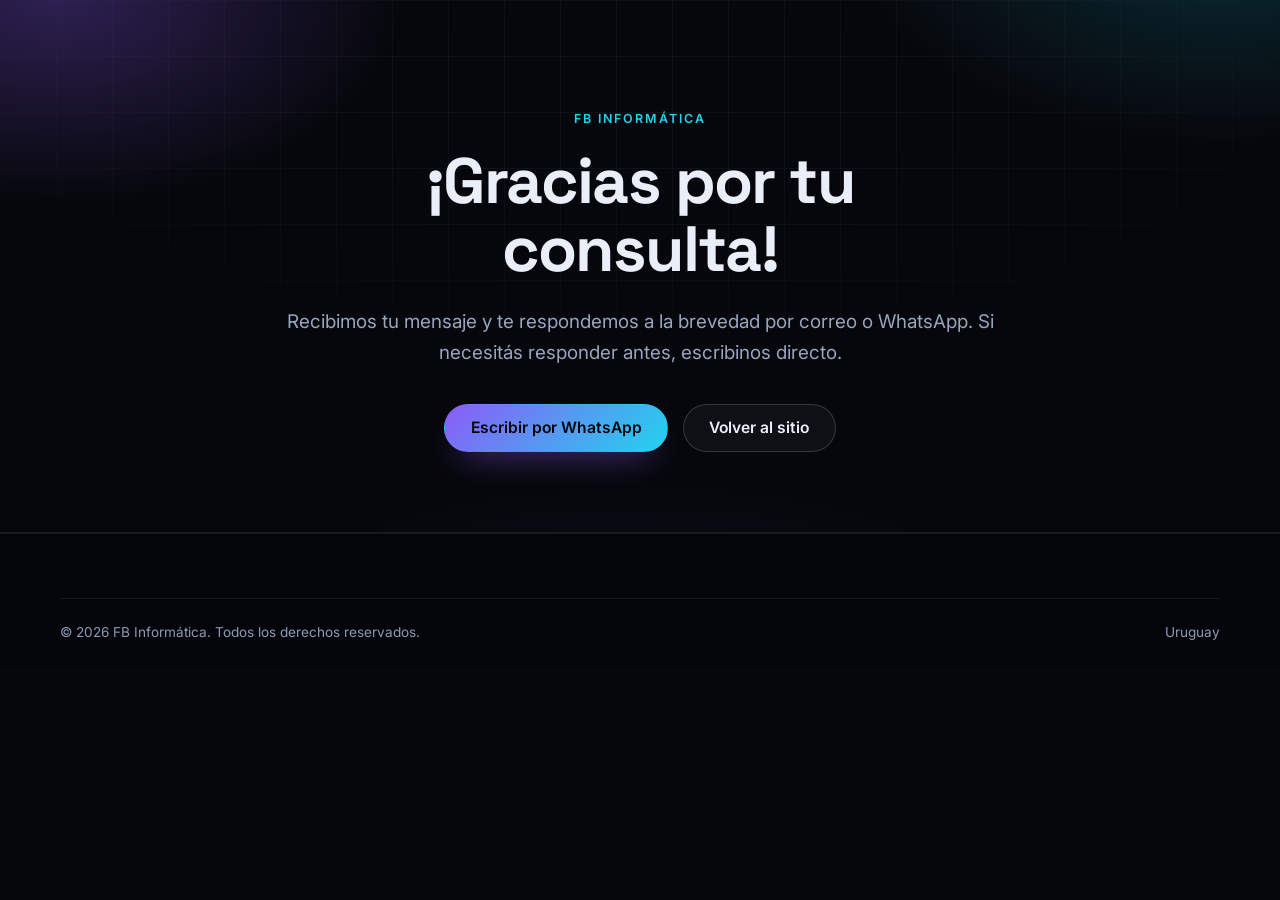
<file: gracias.html>
<!DOCTYPE html>
<html lang="es-UY">
<head>
    <meta charset="UTF-8">
    <meta name="viewport" content="width=device-width, initial-scale=1.0">
    <title>Consulta enviada | FB Informática</title>
    <meta name="robots" content="noindex, nofollow">
    <meta name="theme-color" content="#06070c">
    <link rel="icon" href="favicon.svg" type="image/svg+xml">
    <link rel="alternate icon" href="img/favicon.jpg" type="image/jpeg">
    <link rel="preconnect" href="https://fonts.googleapis.com">
    <link rel="preconnect" href="https://fonts.gstatic.com" crossorigin>
    <link rel="stylesheet" href="https://fonts.googleapis.com/css2?family=Space+Grotesk:wght@500;600;700&family=Inter:wght@400;500;600;700&display=swap">
    <link rel="stylesheet" href="css/styles.css">
</head>
<body>
    <main id="contenido">
        <section class="hero">
            <div class="hero-inner container">
                <p class="eyebrow">FB Informática</p>
                <h1>¡Gracias por tu consulta!</h1>
                <p class="lead">Recibimos tu mensaje y te respondemos a la brevedad por correo o WhatsApp.
                    Si necesitás responder antes, escribinos directo.</p>

                <div class="hero-actions">
                    <a class="btn btn-primary" href="https://wa.me/59892236811?text=Hola%2C%20acabo%20de%20enviar%20un%20formulario%20desde%20tu%20web." target="_blank" rel="noopener noreferrer">Escribir por WhatsApp</a>
                    <a class="btn btn-ghost" href="/">Volver al sitio</a>
                </div>
            </div>
        </section>
    </main>

    <footer class="footer">
        <div class="container footer-bottom">
            <p>&copy; 2026 FB Informática. Todos los derechos reservados.</p>
            <p>Uruguay</p>
        </div>
    </footer>
</body>
</html>
</file>
<file: css/styles.css>
/* =========================================================
   FB Informática — Estilo "Dark premium + acento neón"
   ========================================================= */

:root {
    /* Superficies */
    --bg:            #06070c;
    --bg-soft:       #090b12;
    --surface:       #0e1119;
    --surface-2:     #131722;
    --line:          rgba(255, 255, 255, .08);
    --line-strong:   rgba(255, 255, 255, .16);

    /* Texto */
    --text:          #e9eef8;
    --muted:         #9aa6bf;

    /* Acentos */
    --violet:        #8b5cf6;
    --cyan:          #22d3ee;
    --grad:          linear-gradient(135deg, #8b5cf6 0%, #22d3ee 100%);
    --whatsapp:      #25d366;

    /* Tipografía */
    --font-display:  'Space Grotesk', 'Inter', system-ui, sans-serif;
    --font-body:     'Inter', system-ui, -apple-system, 'Segoe UI', sans-serif;

    /* Medidas */
    --nav-h:         72px;
    --radius:        20px;
    --radius-sm:     12px;
    --shadow-glow:   0 24px 60px -28px rgba(139, 92, 246, .85);
}

/* ---------- Reset / base ---------- */
*, *::before, *::after { box-sizing: border-box; }

* { margin: 0; padding: 0; }

html { -webkit-text-size-adjust: 100%; scroll-padding-top: calc(var(--nav-h) + 16px); }

@media (prefers-reduced-motion: no-preference) {
    html { scroll-behavior: smooth; }
}

body {
    background-color: var(--bg);
    color: var(--text);
    font-family: var(--font-body);
    font-size: 1rem;
    line-height: 1.65;
    -webkit-font-smoothing: antialiased;
    overflow-x: hidden;
}

img, svg { display: block; max-width: 100%; }

a { color: inherit; }

ul, ol { list-style: none; }

button, input, textarea { font: inherit; color: inherit; }

:focus-visible {
    outline: 2px solid var(--cyan);
    outline-offset: 3px;
    border-radius: 4px;
}

::selection { background: rgba(139, 92, 246, .45); color: #fff; }

/* ---------- Utilidades ---------- */
.container {
    width: min(1160px, 100% - 2.5rem);
    margin-inline: auto;
}

.container-narrow { width: min(860px, 100% - 2.5rem); }

.sr-only {
    position: absolute;
    width: 1px; height: 1px;
    padding: 0; margin: -1px;
    overflow: hidden;
    clip: rect(0 0 0 0);
    white-space: nowrap;
    border: 0;
}

.skip-link {
    position: absolute;
    top: -100px; left: 1rem;
    z-index: 2000;
    background: var(--cyan);
    color: #05060b;
    font-weight: 600;
    padding: .7rem 1.1rem;
    border-radius: 0 0 10px 10px;
    text-decoration: none;
    transition: top .2s ease;
}
.skip-link:focus { top: 0; }

.icon {
    width: 1.2em;
    height: 1.2em;
    flex: none;
    fill: none;
    stroke: currentColor;
    stroke-width: 1.7;
    stroke-linecap: round;
    stroke-linejoin: round;
}

.grad {
    background: var(--grad);
    -webkit-background-clip: text;
    background-clip: text;
    -webkit-text-fill-color: transparent;
    color: transparent;
}

.eyebrow {
    display: inline-flex;
    align-items: center;
    gap: .5rem;
    font-size: .78rem;
    font-weight: 600;
    letter-spacing: .16em;
    text-transform: uppercase;
    color: var(--cyan);
}

/* ---------- Botones ---------- */
.btn {
    display: inline-flex;
    align-items: center;
    justify-content: center;
    gap: .6rem;
    padding: .95rem 1.6rem;
    border: 1px solid transparent;
    border-radius: 999px;
    font-weight: 600;
    font-size: .98rem;
    line-height: 1;
    text-decoration: none;
    cursor: pointer;
    transition: transform .25s ease, box-shadow .25s ease, background-color .25s ease, border-color .25s ease;
}

.btn-primary {
    background: var(--grad);
    color: #05060b;
    box-shadow: 0 16px 34px -18px rgba(139, 92, 246, .95);
}
.btn-primary:hover { transform: translateY(-3px); box-shadow: 0 22px 44px -18px rgba(34, 211, 238, .8); }

.btn-ghost {
    background: rgba(255, 255, 255, .04);
    border-color: var(--line-strong);
    color: var(--text);
}
.btn-ghost:hover { transform: translateY(-3px); border-color: var(--cyan); }

.btn-sm { padding: .7rem 1.15rem; font-size: .9rem; }

.btn-block { width: 100%; }

/* ---------- Navegación ---------- */
.nav {
    position: sticky;
    top: 0;
    z-index: 1000;
    background: rgba(6, 7, 12, .78);
    backdrop-filter: blur(16px);
    -webkit-backdrop-filter: blur(16px);
    border-bottom: 1px solid transparent;
    transition: border-color .3s ease, box-shadow .3s ease;
}

.nav.is-scrolled {
    border-bottom-color: var(--line);
    box-shadow: 0 18px 40px -30px rgba(0, 0, 0, .9);
}

.nav-inner {
    position: relative;
    width: min(1160px, 100% - 2.5rem);
    margin-inline: auto;
    min-height: var(--nav-h);
    display: flex;
    align-items: center;
    justify-content: space-between;
    gap: 1rem;
}

.brand {
    display: inline-flex;
    align-items: center;
    gap: .7rem;
    text-decoration: none;
}

.brand img {
    height: 44px;
    width: 44px;
    object-fit: cover;
    border-radius: 13px;
    border: 1px solid rgba(139, 92, 246, .55);
    box-shadow: 0 0 0 3px rgba(139, 92, 246, .12);
}

.brand-text { display: flex; flex-direction: column; line-height: 1.15; }
.brand-text strong { font-family: var(--font-display); font-size: 1.02rem; letter-spacing: -.01em; }
.brand-text small { font-size: .72rem; color: var(--muted); letter-spacing: .06em; text-transform: uppercase; }

.nav-toggle {
    display: none;
    align-items: center;
    justify-content: center;
    width: 44px; height: 44px;
    background: rgba(255, 255, 255, .05);
    border: 1px solid var(--line-strong);
    border-radius: 12px;
    cursor: pointer;
}
.nav-toggle .icon { width: 22px; height: 22px; }
.nav-toggle .icon-close { display: none; }
.nav-toggle[aria-expanded="true"] .icon-open { display: none; }
.nav-toggle[aria-expanded="true"] .icon-close { display: block; }

.nav-menu {
    display: flex;
    align-items: center;
    gap: 1.75rem;
}

.nav-menu ul {
    display: flex;
    align-items: center;
    gap: 1.5rem;
}

.nav-menu ul a {
    position: relative;
    display: inline-block;
    padding: .35rem 0;
    font-size: .93rem;
    font-weight: 500;
    color: var(--muted);
    text-decoration: none;
    transition: color .2s ease;
}

.nav-menu ul a::after {
    content: "";
    position: absolute;
    left: 0; bottom: 0;
    width: 0; height: 2px;
    background: var(--grad);
    border-radius: 2px;
    transition: width .25s ease;
}

.nav-menu ul a:hover,
.nav-menu ul a.is-active { color: var(--text); }
.nav-menu ul a:hover::after,
.nav-menu ul a.is-active::after { width: 100%; }

/* ---------- Hero ---------- */
.hero {
    position: relative;
    padding: clamp(3.5rem, 9vw, 6.5rem) 0 clamp(3rem, 7vw, 5rem);
    overflow: hidden;
    border-bottom: 1px solid var(--line);
}

.hero::before {
    content: "";
    position: absolute;
    inset: -30% -10% auto;
    height: 160%;
    background:
        radial-gradient(560px 340px at 12% 18%, rgba(139, 92, 246, .30), transparent 62%),
        radial-gradient(620px 380px at 88% 8%, rgba(34, 211, 238, .20), transparent 62%),
        radial-gradient(900px 520px at 50% 115%, rgba(139, 92, 246, .18), transparent 65%);
    pointer-events: none;
}

.hero::after {
    content: "";
    position: absolute;
    inset: 0;
    background-image:
        linear-gradient(rgba(255, 255, 255, .04) 1px, transparent 1px),
        linear-gradient(90deg, rgba(255, 255, 255, .04) 1px, transparent 1px);
    background-size: 56px 56px;
    -webkit-mask-image: radial-gradient(ellipse 80% 70% at 50% 20%, #000 25%, transparent 78%);
    mask-image: radial-gradient(ellipse 80% 70% at 50% 20%, #000 25%, transparent 78%);
    pointer-events: none;
}

.hero-inner { position: relative; z-index: 1; text-align: center; }

.hero h1 {
    font-family: var(--font-display);
    font-size: clamp(2.15rem, 6vw, 4rem);
    line-height: 1.06;
    letter-spacing: -.025em;
    font-weight: 700;
    max-width: 17ch;
    margin: 1.1rem auto 0;
}

.lead {
    max-width: 62ch;
    margin: 1.4rem auto 0;
    font-size: clamp(1.02rem, 1.6vw, 1.18rem);
    color: var(--muted);
}

.hero-actions {
    display: flex;
    flex-wrap: wrap;
    justify-content: center;
    gap: .9rem;
    margin-top: 2.2rem;
}

.pills {
    display: flex;
    flex-wrap: wrap;
    justify-content: center;
    gap: .6rem;
    margin-top: 2.6rem;
}

.pills li {
    padding: .45rem .95rem;
    font-size: .84rem;
    font-weight: 500;
    color: var(--muted);
    background: rgba(255, 255, 255, .04);
    border: 1px solid var(--line);
    border-radius: 999px;
}

/* ---------- Franja de beneficios ---------- */
.strip {
    background: var(--bg-soft);
    border-bottom: 1px solid var(--line);
    padding: clamp(2rem, 4vw, 3rem) 0;
}

.strip-grid {
    display: grid;
    grid-template-columns: repeat(auto-fit, minmax(260px, 1fr));
    gap: 1.5rem;
}

.strip-item {
    display: flex;
    gap: .95rem;
    align-items: flex-start;
}

.strip-item > .icon {
    width: 40px; height: 40px;
    padding: 9px;
    color: var(--cyan);
    background: rgba(34, 211, 238, .08);
    border: 1px solid rgba(34, 211, 238, .3);
    border-radius: 12px;
}

.strip-item h2 {
    font-family: var(--font-display);
    font-size: 1.02rem;
    font-weight: 600;
    letter-spacing: -.01em;
}

.strip-item p { font-size: .9rem; color: var(--muted); margin-top: .2rem; }

/* ---------- Secciones ---------- */
.section { padding: clamp(3.5rem, 8vw, 6rem) 0; }

.section-alt {
    background: linear-gradient(180deg, var(--bg-soft) 0%, var(--bg) 100%);
    border-block: 1px solid var(--line);
}

.section-head {
    max-width: 760px;
    margin: 0 auto clamp(2.2rem, 5vw, 3.4rem);
    text-align: center;
}

.section-head h2 {
    font-family: var(--font-display);
    font-size: clamp(1.8rem, 3.8vw, 2.7rem);
    line-height: 1.12;
    letter-spacing: -.02em;
    margin-top: .7rem;
}

.section-sub { color: var(--muted); margin-top: .9rem; font-size: 1.03rem; }

/* ---------- Tarjetas de servicio ---------- */
.cards {
    display: grid;
    grid-template-columns: repeat(auto-fit, minmax(300px, 1fr));
    gap: 1.25rem;
}

.cards + .cards { margin-top: 1.25rem; }

.card {
    position: relative;
    display: flex;
    flex-direction: column;
    gap: .85rem;
    padding: 1.9rem 1.7rem;
    background: linear-gradient(160deg, rgba(255, 255, 255, .045), rgba(255, 255, 255, .015));
    border: 1px solid var(--line);
    border-radius: var(--radius);
    transition: transform .3s ease, border-color .3s ease, box-shadow .3s ease;
}

.card:hover {
    transform: translateY(-6px);
    border-color: rgba(139, 92, 246, .55);
    box-shadow: var(--shadow-glow);
}

.card-icon {
    display: inline-flex;
    align-items: center;
    justify-content: center;
    width: 52px; height: 52px;
    border-radius: 15px;
    background: rgba(139, 92, 246, .12);
    border: 1px solid rgba(139, 92, 246, .35);
    color: #c4b5fd;
}
.card-icon .icon { width: 26px; height: 26px; }

.card h3 {
    font-family: var(--font-display);
    font-size: 1.28rem;
    font-weight: 600;
    letter-spacing: -.01em;
}

.card p { color: var(--muted); font-size: .96rem; }

.tick { display: grid; gap: .45rem; margin-top: .1rem; }
.tick li {
    display: flex;
    align-items: flex-start;
    gap: .5rem;
    font-size: .88rem;
    color: var(--text);
}
.tick .icon { width: 17px; height: 17px; margin-top: .25rem; color: var(--cyan); }

.card-cta {
    display: inline-flex;
    align-items: center;
    gap: .45rem;
    margin-top: auto;
    padding-top: .4rem;
    font-size: .9rem;
    font-weight: 600;
    letter-spacing: .02em;
    color: var(--cyan);
    text-decoration: none;
}
.card-cta .icon { transition: transform .25s ease; }
.card-cta:hover .icon { transform: translate(3px, -3px); }

.card-featured {
    background:
        linear-gradient(var(--surface), var(--surface)) padding-box,
        linear-gradient(135deg, var(--violet), var(--cyan)) border-box;
    border: 1px solid transparent;
}

.card-badge {
    position: absolute;
    top: 1.1rem; right: 1.1rem;
    padding: .28rem .7rem;
    font-size: .7rem;
    font-weight: 700;
    letter-spacing: .12em;
    text-transform: uppercase;
    color: #05060b;
    background: var(--grad);
    border-radius: 999px;
}

/* ---------- Proyectos ---------- */
.projects {
    display: grid;
    grid-template-columns: repeat(auto-fit, minmax(285px, 1fr));
    gap: 1.35rem;
}

.project {
    display: flex;
    flex-direction: column;
    background: var(--surface);
    border: 1px solid var(--line);
    border-radius: var(--radius);
    overflow: hidden;
    transition: transform .3s ease, border-color .3s ease, box-shadow .3s ease;
}

.project:hover {
    transform: translateY(-6px);
    border-color: rgba(34, 211, 238, .45);
    box-shadow: 0 24px 60px -30px rgba(34, 211, 238, .75);
}

.project-media {
    position: relative;
    display: block;
    aspect-ratio: 16 / 10;
    overflow: hidden;
    background: linear-gradient(140deg, var(--surface-2), #0b0e16);
    text-decoration: none;
}

.project-media img {
    width: 100%;
    height: 100%;
    object-fit: cover;
    transition: transform .5s ease;
}
.project:hover .project-media img { transform: scale(1.05); }

.project-media-icon {
    display: grid;
    place-items: center;
    background:
        radial-gradient(300px 200px at 50% 30%, rgba(139, 92, 246, .35), transparent 70%),
        linear-gradient(140deg, var(--surface-2), #0b0e16);
}
.project-media-icon > .icon {
    width: 76px; height: 76px;
    stroke-width: 1.2;
    color: #c4b5fd;
    opacity: .9;
}

.tag {
    display: inline-block;
    padding: .3rem .7rem;
    font-size: .72rem;
    font-weight: 600;
    letter-spacing: .06em;
    text-transform: uppercase;
    color: var(--cyan);
    background: rgba(34, 211, 238, .1);
    border: 1px solid rgba(34, 211, 238, .35);
    border-radius: 999px;
}

.project-media .tag {
    position: absolute;
    left: .85rem; bottom: .85rem;
    backdrop-filter: blur(8px);
    background: rgba(6, 7, 12, .7);
}

.tag-new {
    color: #05060b;
    background: var(--grad);
    border-color: transparent;
    top: .85rem; bottom: auto;
}

.project-body {
    display: flex;
    flex-direction: column;
    align-items: flex-start;
    gap: .7rem;
    padding: 1.5rem 1.4rem 1.7rem;
}

.project-body h3 {
    font-family: var(--font-display);
    font-size: 1.25rem;
    font-weight: 600;
    letter-spacing: -.01em;
}

.project-body p { color: var(--muted); font-size: .94rem; }

.project-link {
    display: inline-flex;
    align-items: center;
    gap: .45rem;
    font-size: .85rem;
    font-weight: 700;
    letter-spacing: .08em;
    text-transform: uppercase;
    color: var(--text);
    text-decoration: none;
    transition: color .2s ease;
}
.project-link:hover { color: var(--cyan); }
.project-link .icon { transition: transform .25s ease; }
.project-link:hover .icon { transform: translate(3px, -3px); }

/* ---------- Proceso ---------- */
.steps {
    display: grid;
    grid-template-columns: repeat(auto-fit, minmax(230px, 1fr));
    gap: 1.25rem;
    counter-reset: step;
}

.step {
    position: relative;
    padding: 1.7rem 1.5rem;
    background: linear-gradient(160deg, rgba(255, 255, 255, .04), rgba(255, 255, 255, .012));
    border: 1px solid var(--line);
    border-radius: var(--radius);
    transition: border-color .3s ease, transform .3s ease;
}
.step:hover { border-color: rgba(34, 211, 238, .4); transform: translateY(-4px); }

.step-num {
    display: block;
    font-family: var(--font-display);
    font-size: 2.4rem;
    font-weight: 700;
    line-height: 1;
    background: var(--grad);
    -webkit-background-clip: text;
    background-clip: text;
    -webkit-text-fill-color: transparent;
    color: transparent;
    opacity: .85;
}

.step h3 {
    font-family: var(--font-display);
    font-size: 1.1rem;
    font-weight: 600;
    margin-top: .9rem;
}

.step p { color: var(--muted); font-size: .92rem; margin-top: .45rem; }

/* ---------- FAQ ---------- */
.faq { display: grid; gap: .8rem; }

.faq-item {
    background: var(--surface);
    border: 1px solid var(--line);
    border-radius: var(--radius-sm);
    transition: border-color .25s ease;
}
.faq-item[open] { border-color: rgba(139, 92, 246, .45); }

.faq-item summary {
    position: relative;
    padding: 1.15rem 3.2rem 1.15rem 1.35rem;
    font-family: var(--font-display);
    font-size: 1.02rem;
    font-weight: 600;
    cursor: pointer;
    list-style: none;
    border-radius: var(--radius-sm);
}
.faq-item summary::-webkit-details-marker { display: none; }
.faq-item summary:hover { color: var(--cyan); }

.faq-icon {
    position: absolute;
    top: 50%; right: 1.2rem;
    width: 20px; height: 20px;
    transform: translateY(-50%);
}
.faq-icon::before,
.faq-icon::after {
    content: "";
    position: absolute;
    top: 50%; left: 50%;
    background: currentColor;
    border-radius: 2px;
    transform: translate(-50%, -50%);
}
.faq-icon::before { width: 14px; height: 2px; }
.faq-icon::after  { width: 2px; height: 14px; transition: transform .25s ease; }
.faq-item[open] .faq-icon::after { transform: translate(-50%, -50%) scaleY(0); }

.faq-item p {
    padding: 0 3.2rem 1.3rem 1.35rem;
    color: var(--muted);
    font-size: .96rem;
}

/* ---------- Contacto ---------- */
.contact {
    display: grid;
    grid-template-columns: repeat(auto-fit, minmax(320px, 1fr));
    gap: 1.4rem;
    align-items: start;
}

.contact-info,
.contact-form {
    padding: clamp(1.6rem, 3vw, 2.2rem);
    background: linear-gradient(160deg, rgba(255, 255, 255, .04), rgba(255, 255, 255, .012));
    border: 1px solid var(--line);
    border-radius: var(--radius);
}

.contact-info h3,
.contact-form h3 {
    font-family: var(--font-display);
    font-size: 1.3rem;
    font-weight: 600;
    margin-bottom: 1.5rem;
}

.info-line {
    display: flex;
    gap: .95rem;
    align-items: flex-start;
    padding: .85rem 0;
    border-bottom: 1px dashed var(--line);
}
.info-line:last-of-type { border-bottom: 0; }

.info-line > .icon {
    width: 40px; height: 40px;
    padding: 9px;
    color: var(--cyan);
    background: rgba(34, 211, 238, .08);
    border: 1px solid rgba(34, 211, 238, .28);
    border-radius: 12px;
}

.info-line span {
    display: block;
    font-size: .75rem;
    letter-spacing: .1em;
    text-transform: uppercase;
    color: var(--muted);
}

.info-line a,
.info-line p {
    font-size: 1rem;
    font-weight: 500;
    color: var(--text);
    text-decoration: none;
    word-break: break-word;
}
.info-line a:hover { color: var(--cyan); }

.socials { display: flex; gap: .7rem; margin-top: 1.4rem; }

.socials a {
    display: inline-flex;
    align-items: center;
    justify-content: center;
    width: 44px; height: 44px;
    background: rgba(255, 255, 255, .05);
    border: 1px solid var(--line-strong);
    border-radius: 13px;
    color: var(--text);
    transition: transform .25s ease, background .25s ease, border-color .25s ease, color .25s ease;
}
.socials a:hover {
    transform: translateY(-3px);
    background: var(--grad);
    border-color: transparent;
    color: #05060b;
}
.socials .icon { width: 20px; height: 20px; }

/* Formulario */
.field { display: grid; gap: .45rem; margin-bottom: 1.1rem; }

.field label {
    font-size: .84rem;
    font-weight: 600;
    letter-spacing: .04em;
    color: var(--muted);
}

.field input,
.field textarea {
    width: 100%;
    padding: .9rem 1rem;
    background: rgba(255, 255, 255, .035);
    border: 1px solid var(--line-strong);
    border-radius: var(--radius-sm);
    color: var(--text);
    font-size: 1rem;
    transition: border-color .2s ease, background .2s ease;
}

.field textarea { resize: vertical; min-height: 130px; }

.field input::placeholder,
.field textarea::placeholder { color: #818da8; }

.field input:focus,
.field textarea:focus {
    outline: none;
    border-color: var(--cyan);
    background: rgba(34, 211, 238, .06);
}

.field input:focus-visible,
.field textarea:focus-visible { outline: 2px solid var(--cyan); outline-offset: 2px; }

.hp {
    position: absolute;
    left: -9999px;
    width: 1px; height: 1px;
    overflow: hidden;
}

.form-note {
    margin-top: 1rem;
    font-size: .88rem;
    color: var(--muted);
    text-align: center;
}
.form-note a { color: var(--cyan); font-weight: 600; }

/* ---------- Footer ---------- */
.footer {
    background: #04050a;
    border-top: 1px solid var(--line);
    padding-top: clamp(2.8rem, 6vw, 4rem);
}

.footer-grid {
    display: grid;
    grid-template-columns: repeat(auto-fit, minmax(220px, 1fr));
    gap: 2rem;
    padding-bottom: 2.5rem;
}

.footer-brand p {
    margin-top: 1rem;
    font-size: .9rem;
    color: var(--muted);
    max-width: 34ch;
}

.footer-col h2 {
    font-family: var(--font-display);
    font-size: .82rem;
    font-weight: 600;
    letter-spacing: .14em;
    text-transform: uppercase;
    color: var(--text);
    margin-bottom: 1rem;
}

.footer-col ul { display: grid; gap: .55rem; }

.footer-col a {
    font-size: .92rem;
    color: var(--muted);
    text-decoration: none;
    transition: color .2s ease;
}
.footer-col a:hover { color: var(--cyan); }

.footer-bottom {
    display: flex;
    flex-wrap: wrap;
    justify-content: space-between;
    gap: .5rem;
    padding: 1.4rem 0;
    border-top: 1px solid var(--line);
    font-size: .85rem;
    color: #8e99b4;
}

/* ---------- Botones flotantes ---------- */
.fab-whatsapp,
.fab-top {
    position: fixed;
    right: 24px;
    z-index: 999;
    display: flex;
    align-items: center;
    justify-content: center;
    width: 58px; height: 58px;
    border: 0;
    border-radius: 50%;
    cursor: pointer;
    text-decoration: none;
    transition: transform .25s ease, opacity .3s ease, box-shadow .3s ease;
}

.fab-whatsapp {
    bottom: 24px;
    background: var(--whatsapp);
    color: #04140a;
    box-shadow: 0 14px 34px -14px rgba(37, 211, 102, .9);
}
.fab-whatsapp:hover { transform: scale(1.07) rotate(6deg); }
.fab-whatsapp .icon { width: 30px; height: 30px; stroke-width: 1.6; }

.fab-top {
    bottom: 94px;
    background: rgba(255, 255, 255, .07);
    border: 1px solid var(--line-strong);
    color: var(--text);
    opacity: 0;
    pointer-events: none;
    transform: translateY(8px);
}
.fab-top.is-visible { opacity: 1; pointer-events: auto; transform: none; }
.fab-top:hover { background: var(--grad); color: #05060b; border-color: transparent; }
.fab-top .icon { width: 22px; height: 22px; }

/* ---------- Animaciones de entrada ---------- */
.js .reveal {
    opacity: 0;
    transform: translateY(22px);
    transition: opacity .6s ease, transform .6s ease;
}
.js .reveal.is-visible { opacity: 1; transform: none; }

/* ---------- Responsive ---------- */
@media (max-width: 1040px) {
    .nav-toggle { display: inline-flex; }

    .nav-menu {
        position: absolute;
        top: 100%;
        left: 0; right: 0;
        display: none;
        flex-direction: column;
        align-items: stretch;
        gap: 1rem;
        padding: 1.1rem 1.25rem 1.5rem;
        background: rgba(6, 7, 12, .98);
        border-bottom: 1px solid var(--line);
        box-shadow: 0 30px 50px -30px rgba(0, 0, 0, 1);
    }

    .nav-menu.is-open {
        display: flex;
        animation: menuIn .25s ease;
    }

    @keyframes menuIn {
        from { opacity: 0; transform: translateY(-10px); }
        to   { opacity: 1; transform: none; }
    }

    .nav-menu ul {
        flex-direction: column;
        align-items: stretch;
        gap: .15rem;
    }

    .nav-menu ul a {
        display: block;
        padding: .8rem .4rem;
        font-size: 1.02rem;
        border-bottom: 1px solid var(--line);
    }
    .nav-menu ul a::after { display: none; }

    .nav-cta { justify-content: center; width: 100%; }
}

@media (max-width: 640px) {
    :root { --nav-h: 66px; }

    .brand-text small { display: none; }
    .brand img { height: 40px; width: 40px; }

    .hero h1 { max-width: 100%; }
    .hero-actions .btn { width: 100%; }

    .cards, .projects, .steps { grid-template-columns: 1fr; }

    .contact-info, .contact-form { padding: 1.4rem 1.15rem; }

    .faq-item summary { font-size: .97rem; padding-right: 2.8rem; }
    .faq-item p { padding-right: 2.8rem; }

    .fab-whatsapp, .fab-top { right: 16px; width: 52px; height: 52px; }
    .fab-whatsapp { bottom: 16px; }
    .fab-top { bottom: 80px; }
}

/* ---------- Accesibilidad: movimiento reducido ---------- */
@media (prefers-reduced-motion: reduce) {
    *, *::before, *::after {
        animation-duration: .001ms !important;
        animation-iteration-count: 1 !important;
        transition-duration: .001ms !important;
    }
    .js .reveal { opacity: 1; transform: none; }
    html { scroll-behavior: auto; }
}
</file>
